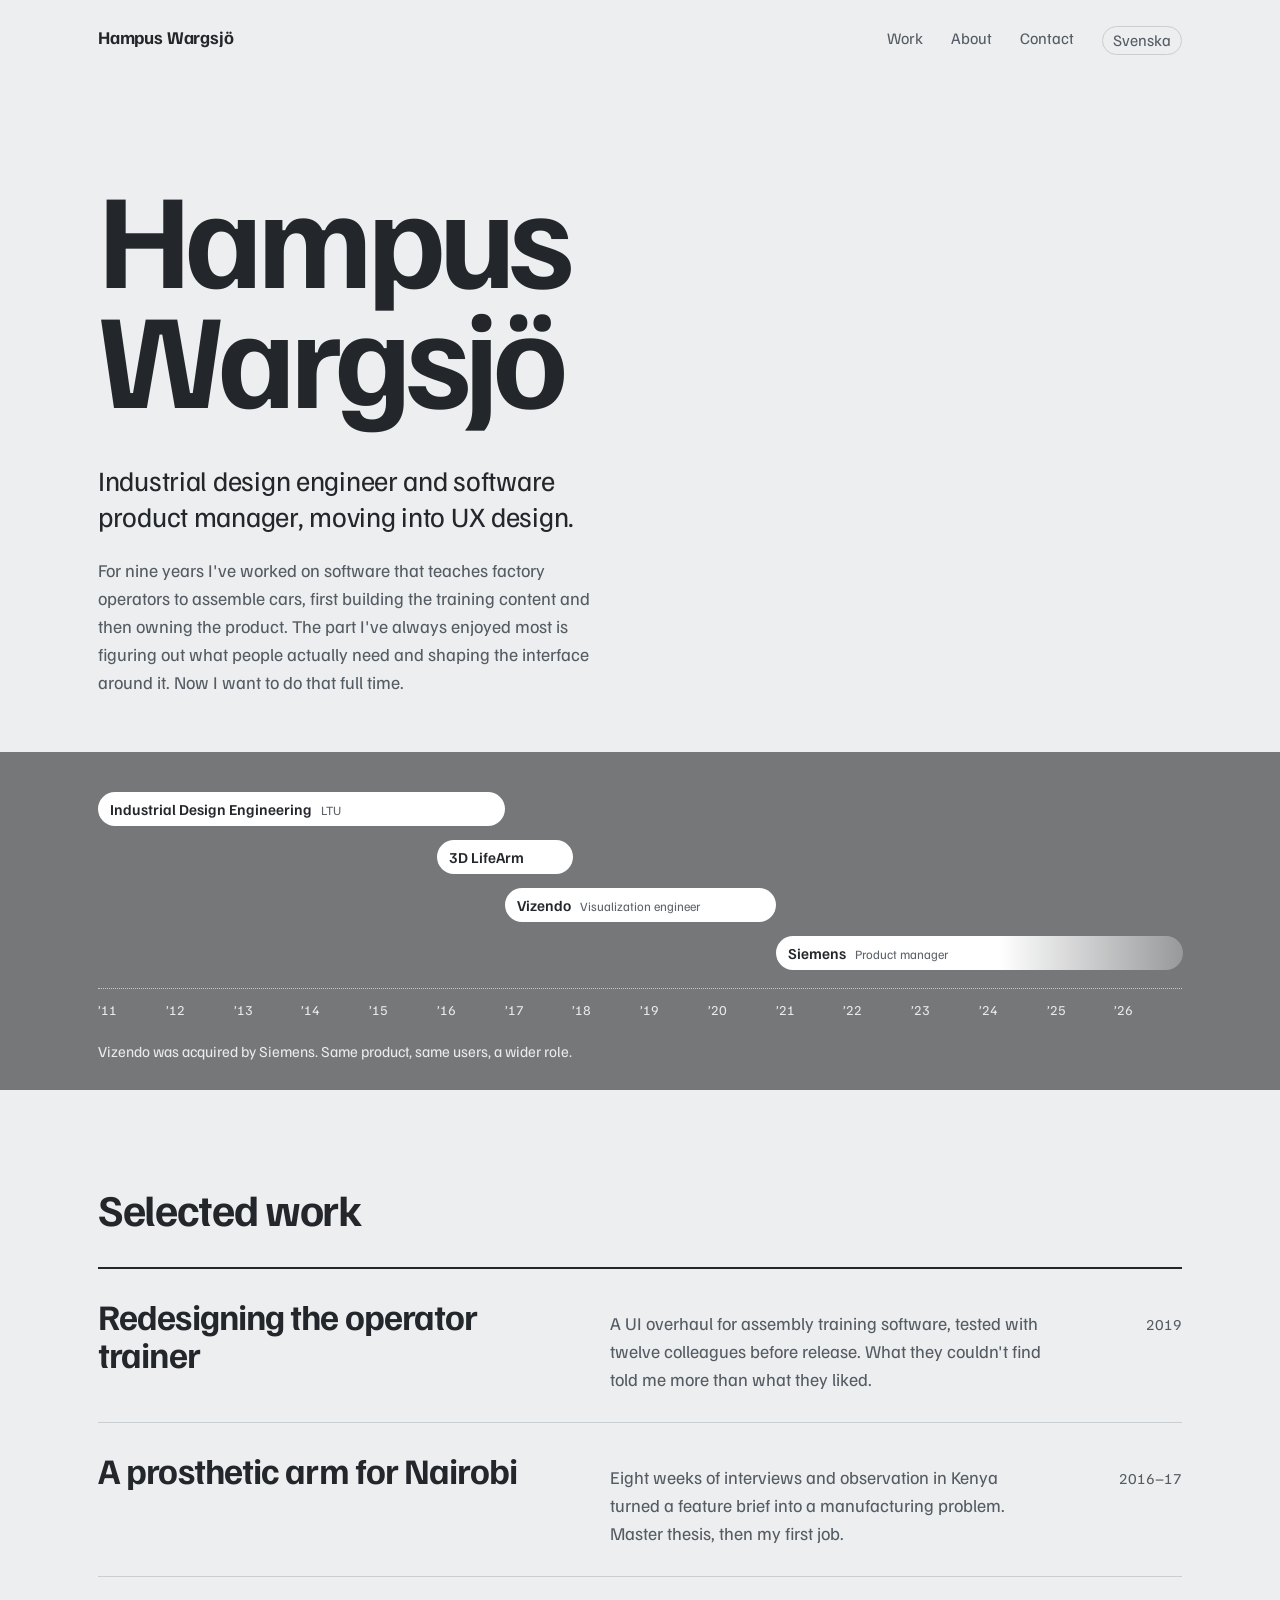
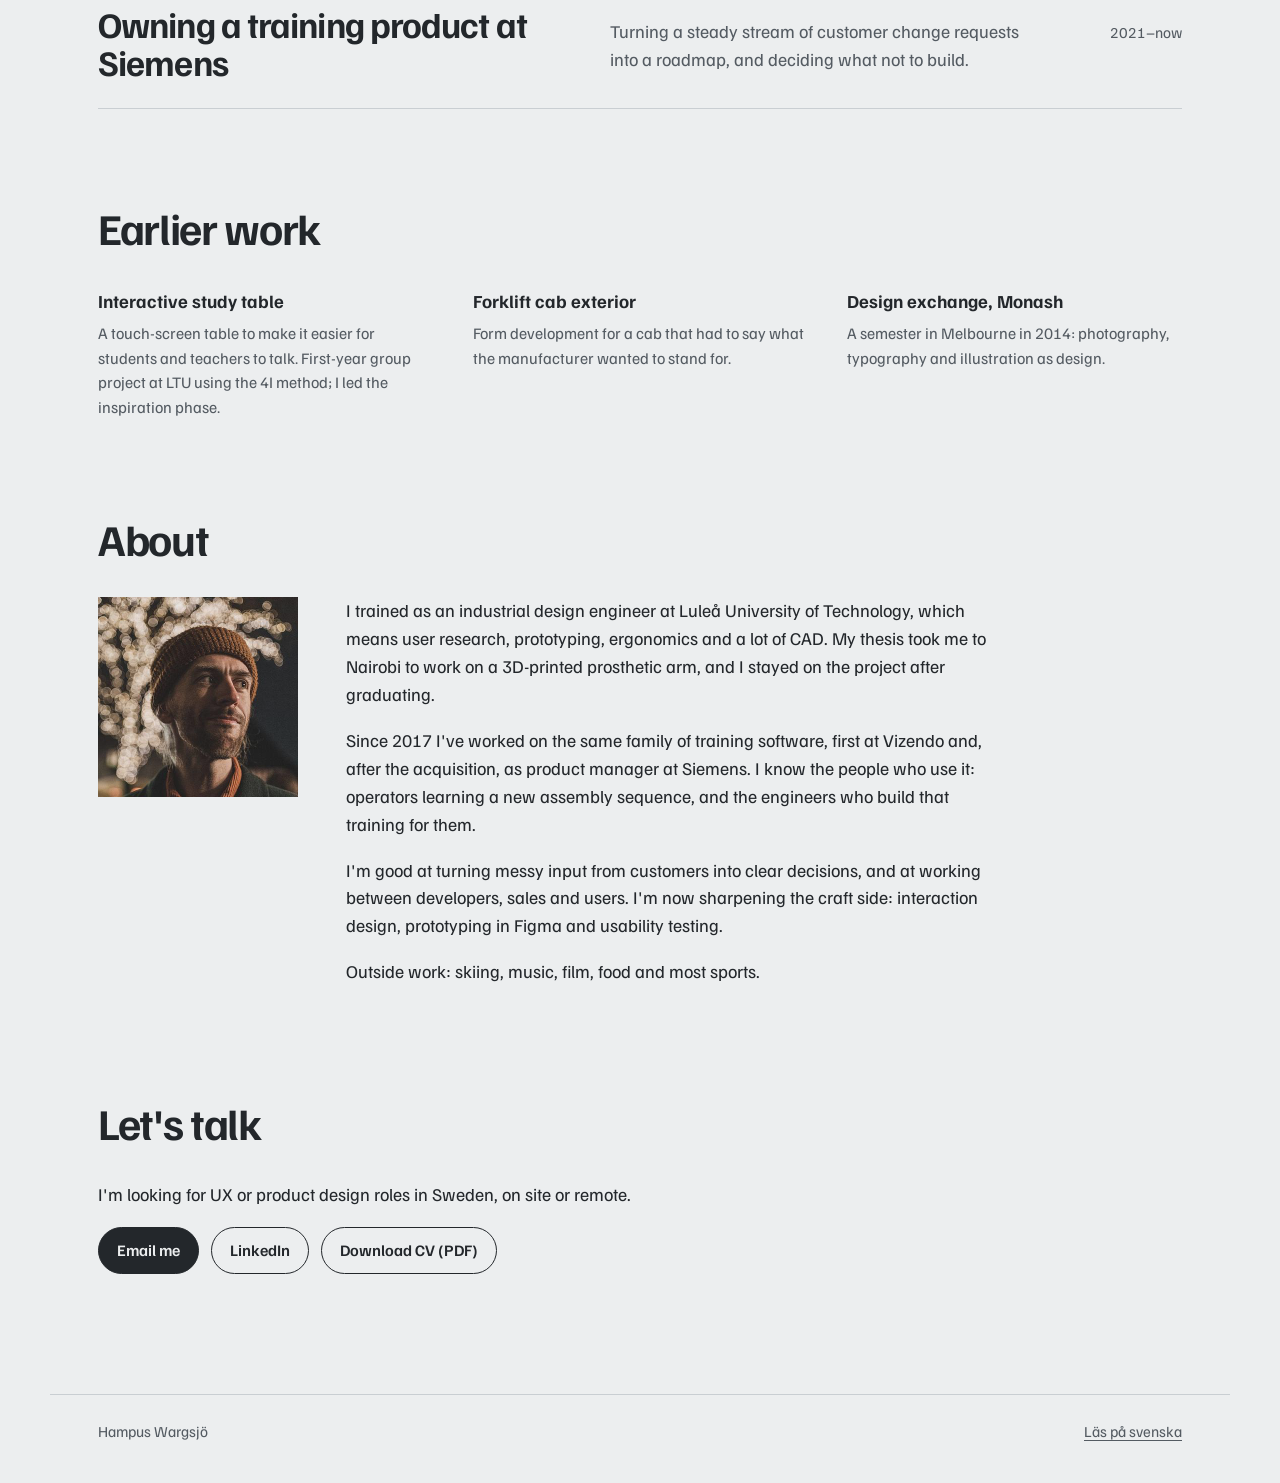
<file: index.html>
<!doctype html>
<html lang="en">
<head>
<meta charset="utf-8">
<meta name="viewport" content="width=device-width, initial-scale=1">
<title>Hampus Wargsjö — UX & product design</title>
<meta name="description" content="Industrial design engineer and software product manager moving into UX design. Case studies from training software, prosthetics and product work at Siemens.">
<link rel="alternate" hreflang="sv" href="/sv/">
<link rel="preconnect" href="https://fonts.googleapis.com">
<link rel="preconnect" href="https://fonts.gstatic.com" crossorigin>
<link href="https://fonts.googleapis.com/css2?family=Familjen+Grotesk:wght@400;600;700&display=swap" rel="stylesheet">
<link rel="stylesheet" href="/assets/style.css">
</head>
<body>
<a class="skip" href="#main">Skip to content</a>

<header class="wrap site-head">
  <a class="name" href="/">Hampus Wargsjö</a>
  <nav aria-label="Main">
    <a href="#work">Work</a>
    <a href="#about">About</a>
    <a href="#contact">Contact</a>
    <a class="lang" href="/sv/" lang="sv" hreflang="sv">Svenska</a>
  </nav>
</header>

<main id="main">
  <section class="wrap hero">
    <h1>Hampus<br>Wargsjö</h1>
    <p class="lede">Industrial design engineer and software product manager, moving into UX design.</p>
    <p class="sub">For nine years I've worked on software that teaches factory operators to assemble cars, first building the training content and then owning the product. The part I've always enjoyed most is figuring out what people actually need and shaping the interface around it. Now I want to do that full time.</p>
  </section>

  <div class="band" aria-label="Career timeline">
    <div class="wrap">
      <ol class="timeline" style="--years:16">
        <li style="grid-column:1 / 7; grid-row:1"><a class="bar" href="#earlier">Industrial Design Engineering <small>LTU</small></a></li>
        <li style="grid-column:6 / 8; grid-row:2"><a class="bar" href="/work/lifearm.html">3D LifeArm</a></li>
        <li style="grid-column:7 / 11; grid-row:3"><a class="bar" href="/work/vtm-trainer.html">Vizendo <small>Visualization engineer</small></a></li>
        <li style="grid-column:11 / 17; grid-row:4"><a class="bar fade" href="/work/siemens.html">Siemens <small>Product manager</small></a></li>
      </ol>
      <div class="years" style="--years:16" aria-hidden="true">
        <span>’11</span><span>’12</span><span>’13</span><span>’14</span><span>’15</span><span>’16</span><span>’17</span><span>’18</span><span>’19</span><span>’20</span><span>’21</span><span>’22</span><span>’23</span><span>’24</span><span>’25</span><span>’26</span>
      </div>
      <p class="band-note">Vizendo was acquired by Siemens. Same product, same users, a wider role.</p>
    </div>
  </div>

  <section class="wrap block" id="work">
    <h2 class="section">Selected work</h2>
    <ul class="work">
      <li><a href="/work/vtm-trainer.html">
        <h3>Redesigning the operator trainer</h3>
        <p>A UI overhaul for assembly training software, tested with twelve colleagues before release. What they couldn't find told me more than what they liked.</p>
        <span class="when">2019</span>
      </a></li>
      <li><a href="/work/lifearm.html">
        <h3>A prosthetic arm for Nairobi</h3>
        <p>Eight weeks of interviews and observation in Kenya turned a feature brief into a manufacturing problem. Master thesis, then my first job.</p>
        <span class="when">2016–17</span>
      </a></li>
      <li><a href="/work/siemens.html">
        <h3>Owning a training product at Siemens</h3>
        <p>Turning a steady stream of customer change requests into a roadmap, and deciding what not to build.</p>
        <span class="when">2021–now</span>
      </a></li>
    </ul>
  </section>

  <section class="wrap block" id="earlier">
    <h2 class="section">Earlier work</h2>
    <div class="earlier">
      <div>
        <h3>Interactive study table</h3>
        <p>A touch-screen table to make it easier for students and teachers to talk. First-year group project at LTU using the 4I method; I led the inspiration phase.</p>
      </div>
      <div>
        <h3>Forklift cab exterior</h3>
        <p>Form development for a cab that had to say what the manufacturer wanted to stand for.</p>
      </div>
      <div>
        <h3>Design exchange, Monash</h3>
        <p>A semester in Melbourne in 2014: photography, typography and illustration as design.</p>
      </div>
    </div>
  </section>

  <section class="wrap block" id="about">
    <h2 class="section">About</h2>
    <div class="about">
      <img src="/assets/img/hampus.jpg" alt="Hampus Wargsjö" width="200" height="200">
      <div>
        <p>I trained as an industrial design engineer at Luleå University of Technology, which means user research, prototyping, ergonomics and a lot of CAD. My thesis took me to Nairobi to work on a 3D-printed prosthetic arm, and I stayed on the project after graduating.</p>
        <p>Since 2017 I've worked on the same family of training software, first at Vizendo and, after the acquisition, as product manager at Siemens. I know the people who use it: operators learning a new assembly sequence, and the engineers who build that training for them.</p>
        <p>I'm good at turning messy input from customers into clear decisions, and at working between developers, sales and users. I'm now sharpening the craft side: interaction design, prototyping in Figma and usability testing.</p>
        <p>Outside work: skiing, music, film, food and most sports.</p>
      </div>
    </div>
  </section>

  <section class="wrap block" id="contact">
    <h2 class="section">Let's talk</h2>
    <p>I'm looking for UX or product design roles in Sweden, on site or remote.</p>
    <div class="contact">
      <a class="btn primary" href="mailto:hampuswg@gmail.com">Email me</a>
      <a class="btn" href="https://www.linkedin.com/in/hampus-wargsjo">LinkedIn</a>
      <a class="btn" href="/assets/Hampus-Wargsjo-CV-EN.pdf">Download CV (PDF)</a>
    </div>
  </section>
</main>

<footer class="wrap site-foot">
  <span>Hampus Wargsjö</span>
  <a href="/sv/" lang="sv">Läs på svenska</a>
</footer>
</body>
</html>
</file>
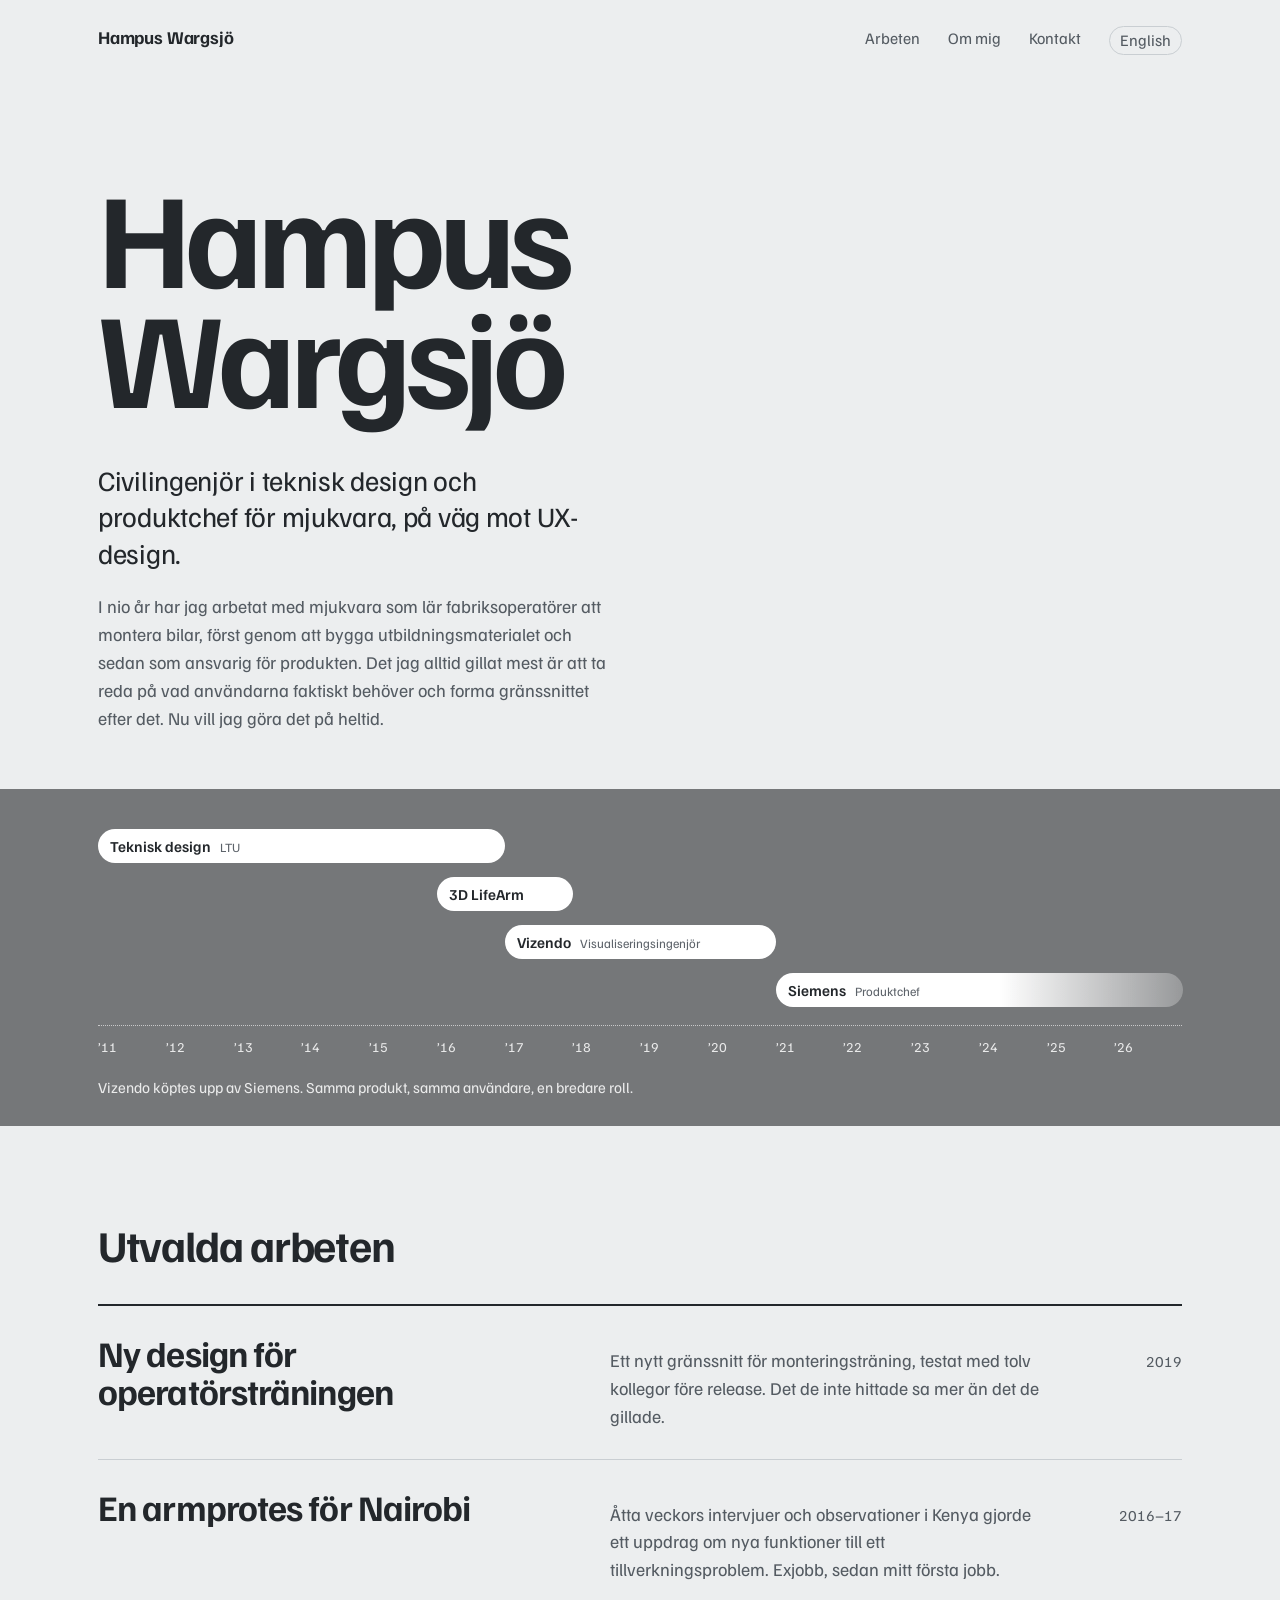
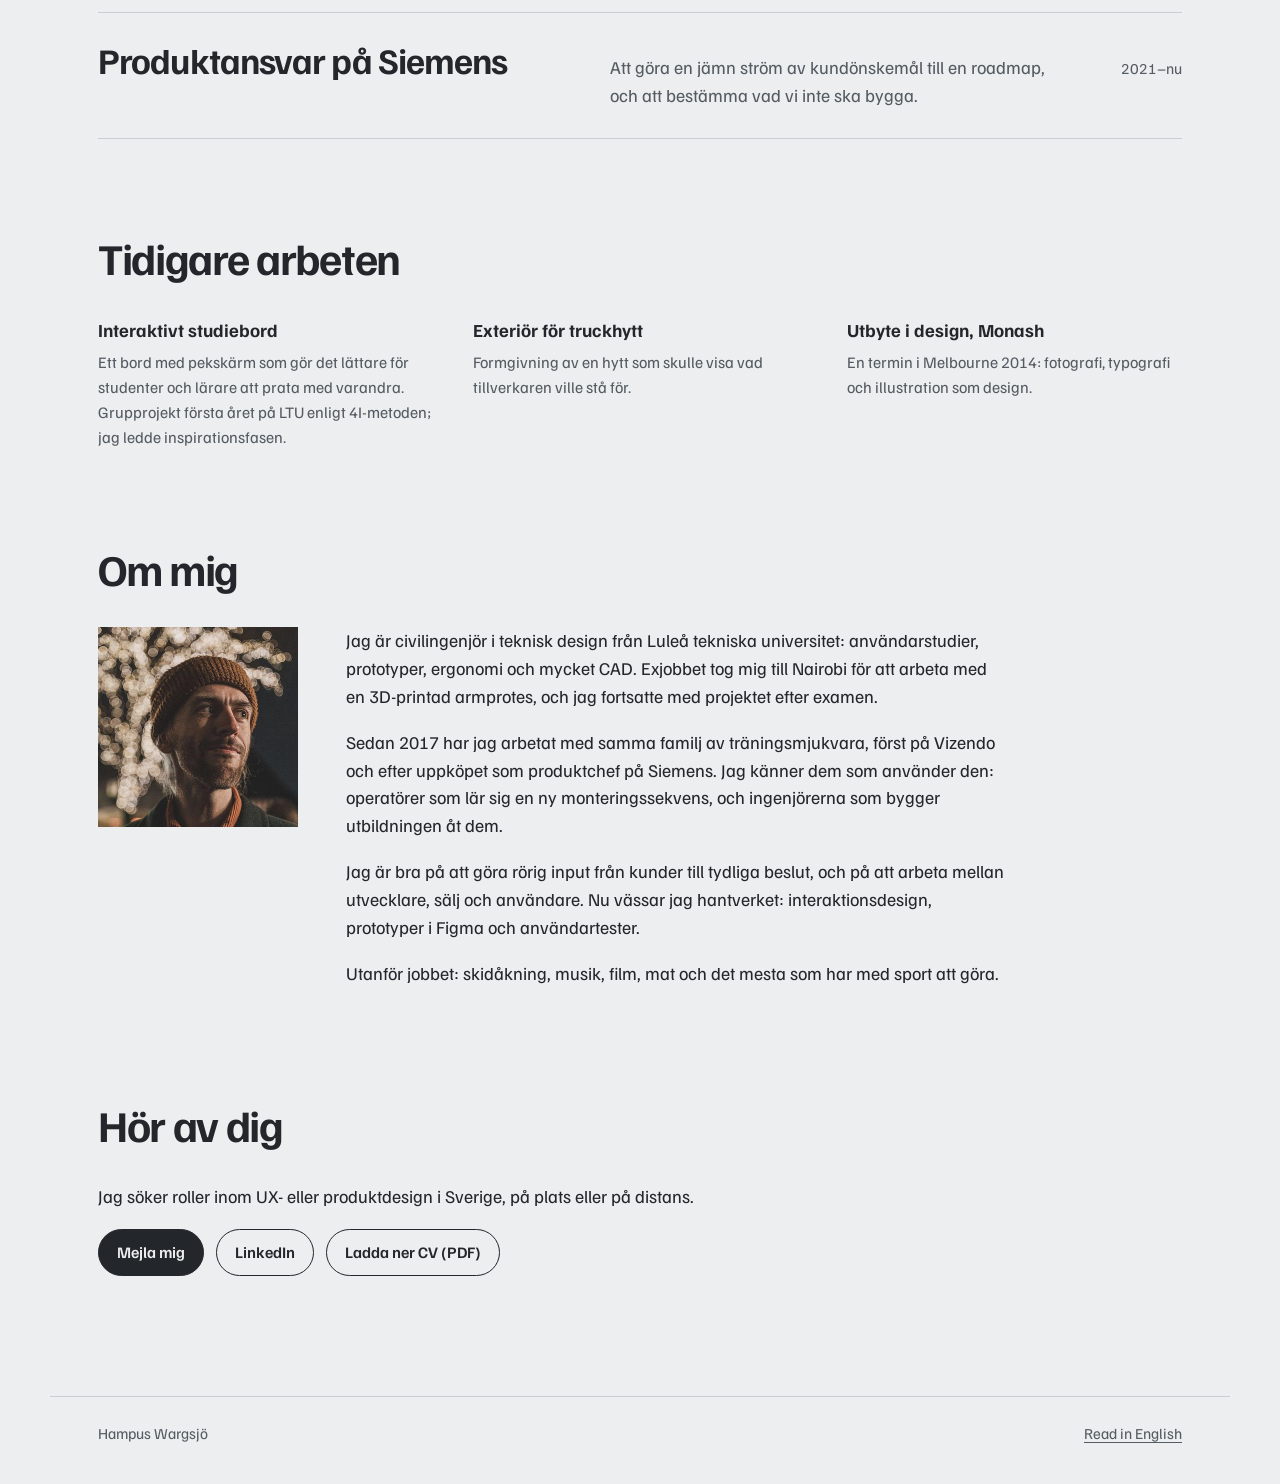
<file: sv/index.html>
<!doctype html>
<html lang="sv">
<head>
<meta charset="utf-8">
<meta name="viewport" content="width=device-width, initial-scale=1">
<title>Hampus Wargsjö — UX- och produktdesign</title>
<meta name="description" content="Civilingenjör i teknisk design och produktchef för mjukvara, på väg mot UX-design. Case från träningsmjukvara, proteser och produktarbete på Siemens.">
<link rel="alternate" hreflang="en" href="/">
<link rel="preconnect" href="https://fonts.googleapis.com">
<link rel="preconnect" href="https://fonts.gstatic.com" crossorigin>
<link href="https://fonts.googleapis.com/css2?family=Familjen+Grotesk:wght@400;600;700&display=swap" rel="stylesheet">
<link rel="stylesheet" href="/assets/style.css">
</head>
<body>
<a class="skip" href="#main">Hoppa till innehållet</a>

<header class="wrap site-head">
  <a class="name" href="/sv/">Hampus Wargsjö</a>
  <nav aria-label="Huvudmeny">
    <a href="#work">Arbeten</a>
    <a href="#about">Om mig</a>
    <a href="#contact">Kontakt</a>
    <a class="lang" href="/" lang="en" hreflang="en">English</a>
  </nav>
</header>

<main id="main">
  <section class="wrap hero">
    <h1>Hampus<br>Wargsjö</h1>
    <p class="lede">Civilingenjör i teknisk design och produktchef för mjukvara, på väg mot UX-design.</p>
    <p class="sub">I nio år har jag arbetat med mjukvara som lär fabriksoperatörer att montera bilar, först genom att bygga utbildningsmaterialet och sedan som ansvarig för produkten. Det jag alltid gillat mest är att ta reda på vad användarna faktiskt behöver och forma gränssnittet efter det. Nu vill jag göra det på heltid.</p>
  </section>

  <div class="band" aria-label="Karriärens tidslinje">
    <div class="wrap">
      <ol class="timeline" style="--years:16">
        <li style="grid-column:1 / 7; grid-row:1"><a class="bar" href="#earlier">Teknisk design <small>LTU</small></a></li>
        <li style="grid-column:6 / 8; grid-row:2"><a class="bar" href="/sv/work/lifearm.html">3D LifeArm</a></li>
        <li style="grid-column:7 / 11; grid-row:3"><a class="bar" href="/sv/work/vtm-trainer.html">Vizendo <small>Visualiseringsingenjör</small></a></li>
        <li style="grid-column:11 / 17; grid-row:4"><a class="bar fade" href="/sv/work/siemens.html">Siemens <small>Produktchef</small></a></li>
      </ol>
      <div class="years" style="--years:16" aria-hidden="true">
        <span>’11</span><span>’12</span><span>’13</span><span>’14</span><span>’15</span><span>’16</span><span>’17</span><span>’18</span><span>’19</span><span>’20</span><span>’21</span><span>’22</span><span>’23</span><span>’24</span><span>’25</span><span>’26</span>
      </div>
      <p class="band-note">Vizendo köptes upp av Siemens. Samma produkt, samma användare, en bredare roll.</p>
    </div>
  </div>

  <section class="wrap block" id="work">
    <h2 class="section">Utvalda arbeten</h2>
    <ul class="work">
      <li><a href="/sv/work/vtm-trainer.html">
        <h3>Ny design för operatörsträningen</h3>
        <p>Ett nytt gränssnitt för monteringsträning, testat med tolv kollegor före release. Det de inte hittade sa mer än det de gillade.</p>
        <span class="when">2019</span>
      </a></li>
      <li><a href="/sv/work/lifearm.html">
        <h3>En armprotes för Nairobi</h3>
        <p>Åtta veckors intervjuer och observationer i Kenya gjorde ett uppdrag om nya funktioner till ett tillverkningsproblem. Exjobb, sedan mitt första jobb.</p>
        <span class="when">2016–17</span>
      </a></li>
      <li><a href="/sv/work/siemens.html">
        <h3>Produktansvar på Siemens</h3>
        <p>Att göra en jämn ström av kundönskemål till en roadmap, och att bestämma vad vi inte ska bygga.</p>
        <span class="when">2021–nu</span>
      </a></li>
    </ul>
  </section>

  <section class="wrap block" id="earlier">
    <h2 class="section">Tidigare arbeten</h2>
    <div class="earlier">
      <div>
        <h3>Interaktivt studiebord</h3>
        <p>Ett bord med pekskärm som gör det lättare för studenter och lärare att prata med varandra. Grupprojekt första året på LTU enligt 4I-metoden; jag ledde inspirationsfasen.</p>
      </div>
      <div>
        <h3>Exteriör för truckhytt</h3>
        <p>Formgivning av en hytt som skulle visa vad tillverkaren ville stå för.</p>
      </div>
      <div>
        <h3>Utbyte i design, Monash</h3>
        <p>En termin i Melbourne 2014: fotografi, typografi och illustration som design.</p>
      </div>
    </div>
  </section>

  <section class="wrap block" id="about">
    <h2 class="section">Om mig</h2>
    <div class="about">
      <img src="/assets/img/hampus.jpg" alt="Hampus Wargsjö" width="200" height="200">
      <div>
        <p>Jag är civilingenjör i teknisk design från Luleå tekniska universitet: användarstudier, prototyper, ergonomi och mycket CAD. Exjobbet tog mig till Nairobi för att arbeta med en 3D-printad armprotes, och jag fortsatte med projektet efter examen.</p>
        <p>Sedan 2017 har jag arbetat med samma familj av träningsmjukvara, först på Vizendo och efter uppköpet som produktchef på Siemens. Jag känner dem som använder den: operatörer som lär sig en ny monteringssekvens, och ingenjörerna som bygger utbildningen åt dem.</p>
        <p>Jag är bra på att göra rörig input från kunder till tydliga beslut, och på att arbeta mellan utvecklare, sälj och användare. Nu vässar jag hantverket: interaktionsdesign, prototyper i Figma och användartester.</p>
        <p>Utanför jobbet: skidåkning, musik, film, mat och det mesta som har med sport att göra.</p>
      </div>
    </div>
  </section>

  <section class="wrap block" id="contact">
    <h2 class="section">Hör av dig</h2>
    <p>Jag söker roller inom UX- eller produktdesign i Sverige, på plats eller på distans.</p>
    <div class="contact">
      <a class="btn primary" href="mailto:hampuswg@gmail.com">Mejla mig</a>
      <a class="btn" href="https://www.linkedin.com/in/hampus-wargsjo/">LinkedIn</a>
      <a class="btn" href="/assets/Hampus-Wargsjo-CV-SV.pdf">Ladda ner CV (PDF)</a>
    </div>
  </section>
</main>

<footer class="wrap site-foot">
  <span>Hampus Wargsjö</span>
  <a href="/" lang="en">Read in English</a>
</footer>
</body>
</html>
</file>
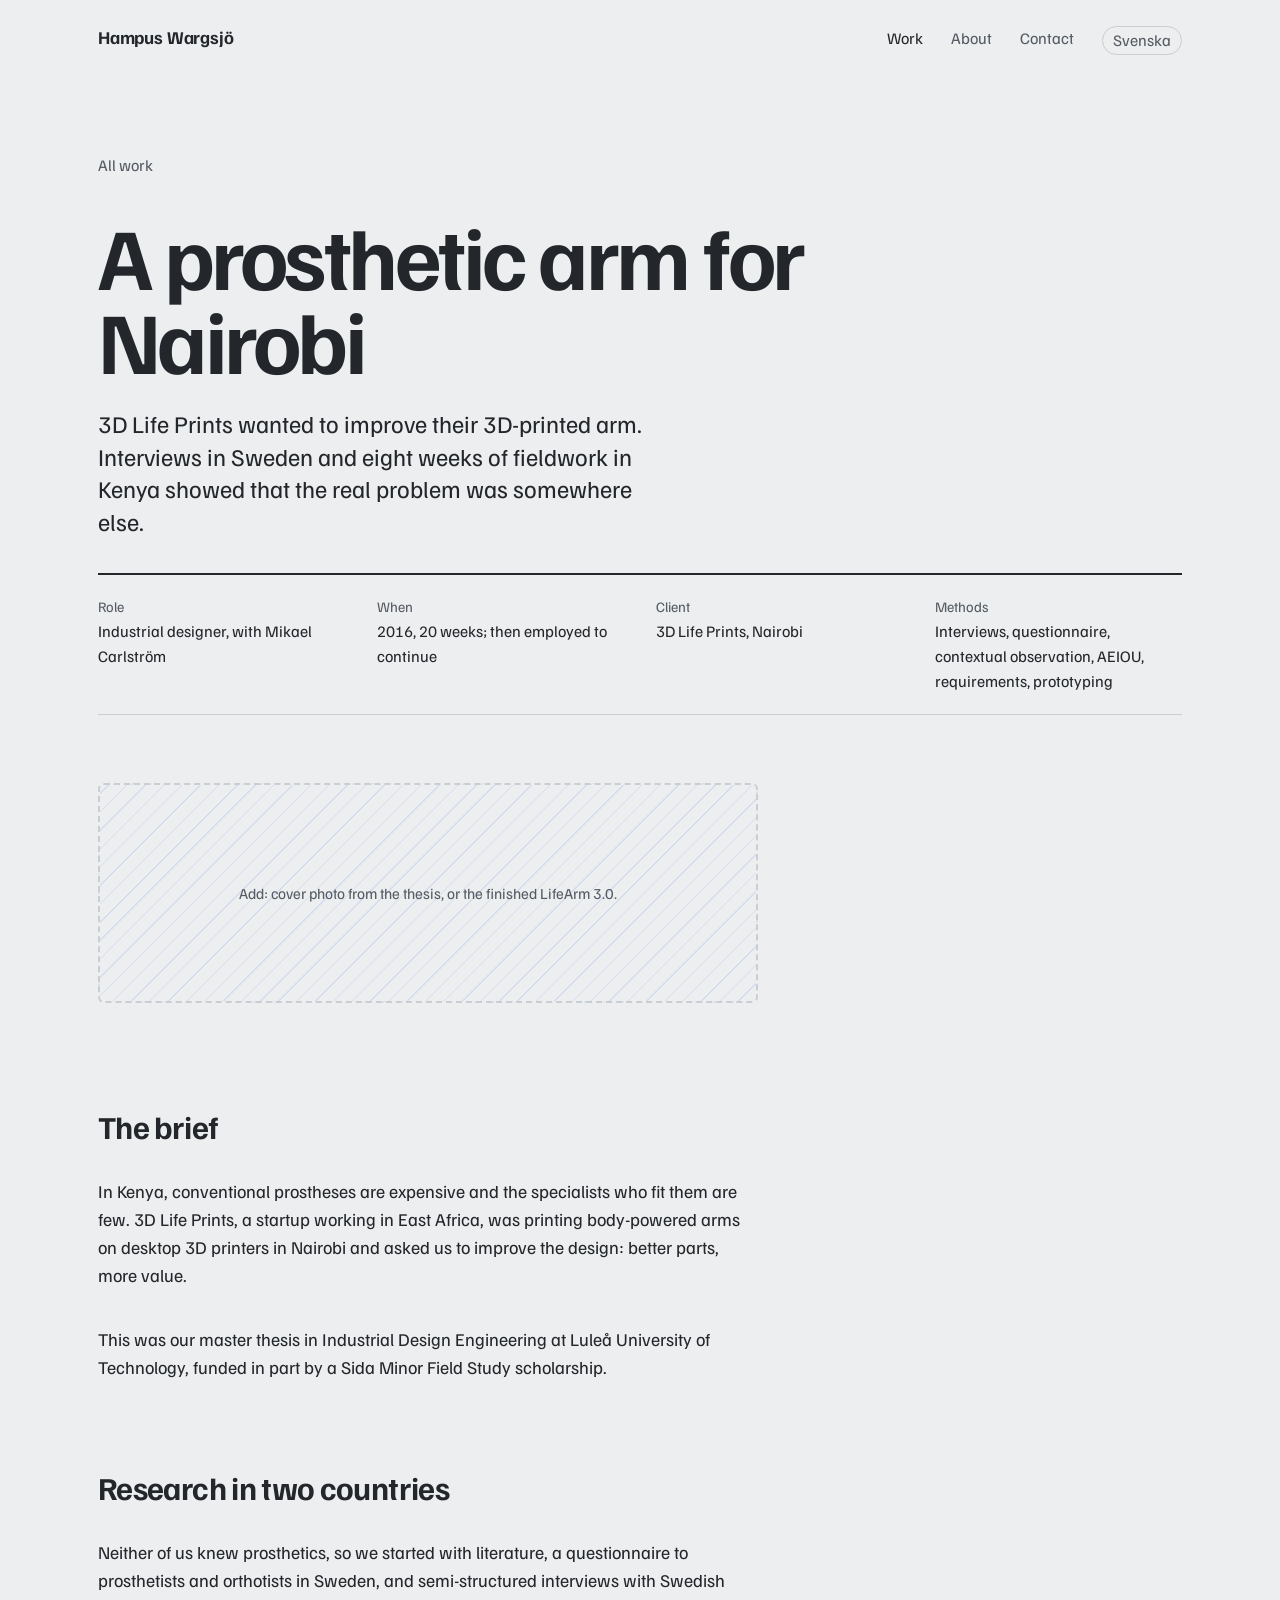
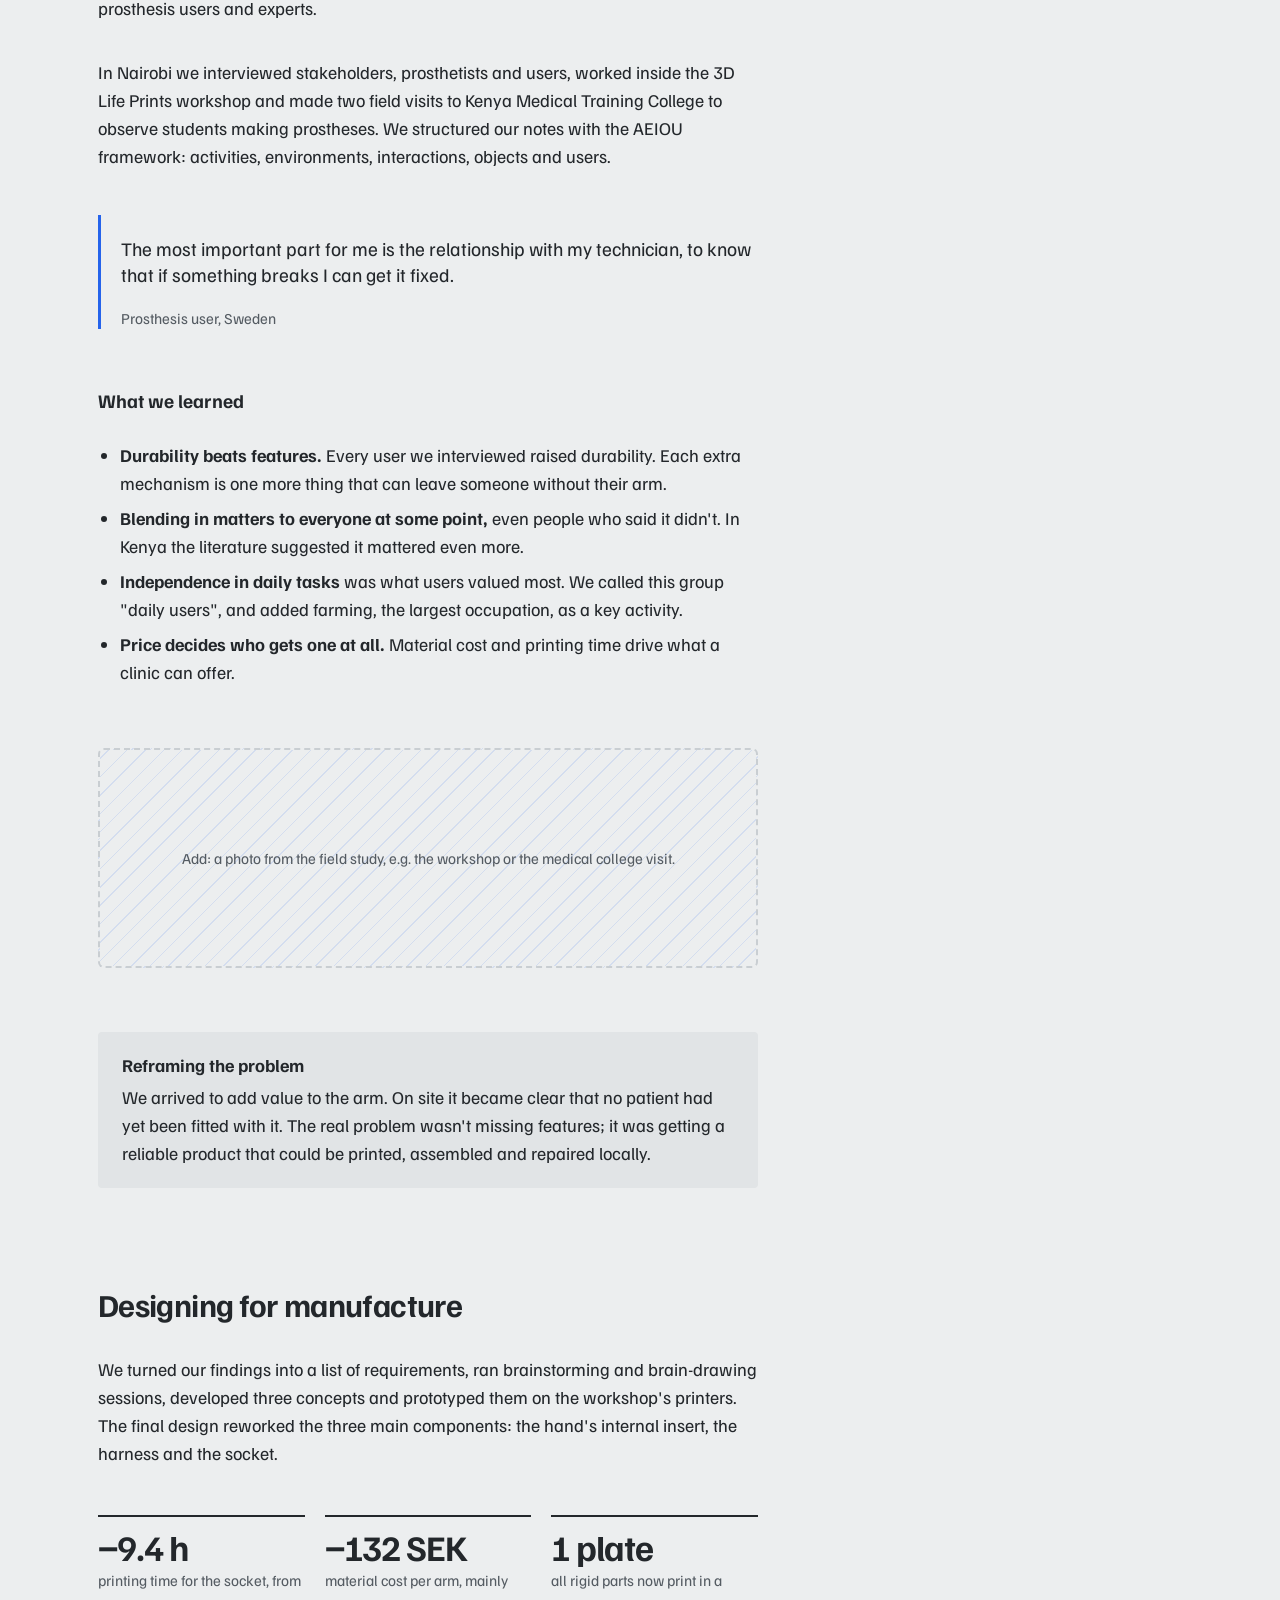
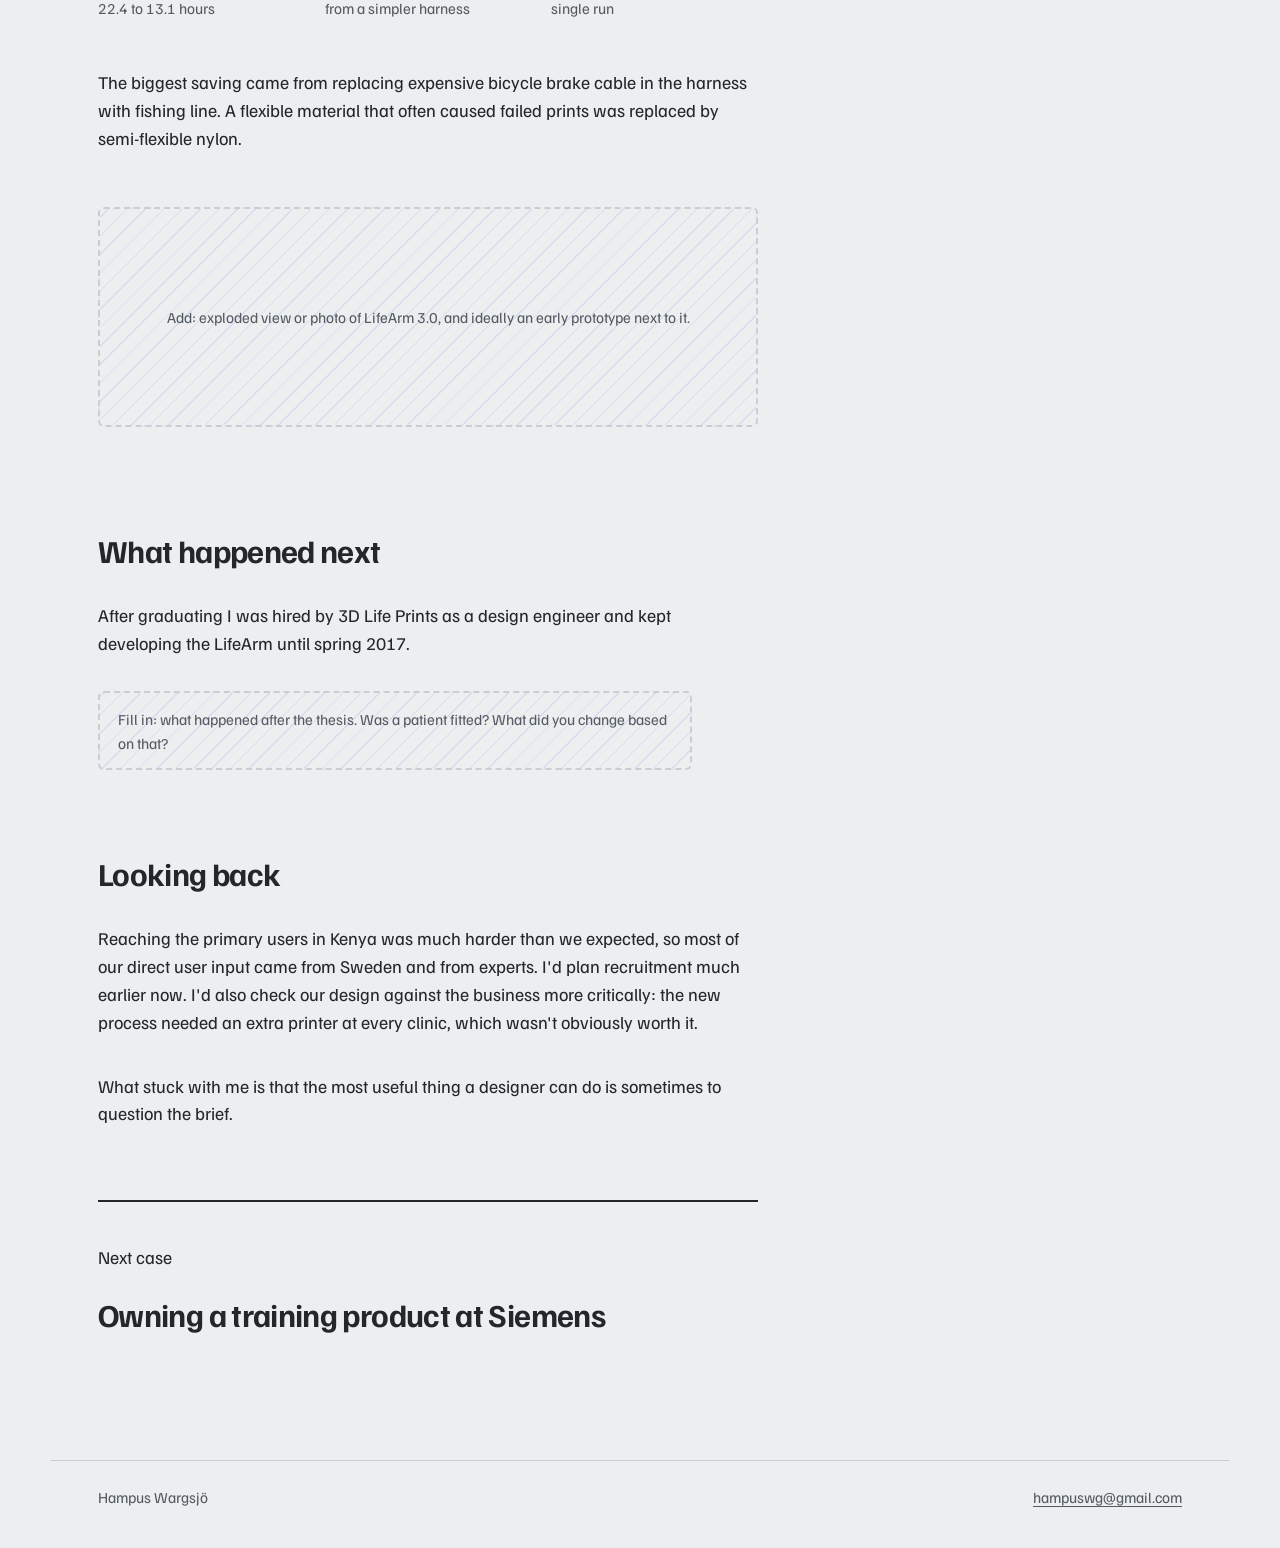
<file: work/lifearm.html>
<!doctype html>
<html lang="en">
<head>
<meta charset="utf-8">
<meta name="viewport" content="width=device-width, initial-scale=1">
<title>A prosthetic arm for Nairobi — Hampus Wargsjö</title>
<meta name="description" content="Case study: user research in Sweden and Kenya for a 3D-printed, body-powered prosthetic arm. Master thesis at Luleå University of Technology.">
<link rel="alternate" hreflang="sv" href="/sv/work/lifearm.html">
<link rel="preconnect" href="https://fonts.googleapis.com">
<link rel="preconnect" href="https://fonts.gstatic.com" crossorigin>
<link href="https://fonts.googleapis.com/css2?family=Familjen+Grotesk:wght@400;600;700&display=swap" rel="stylesheet">
<link rel="stylesheet" href="/assets/style.css">
</head>
<body>
<a class="skip" href="#main">Skip to content</a>
<header class="wrap site-head">
  <a class="name" href="/">Hampus Wargsjö</a>
  <nav aria-label="Main">
    <a href="/#work" aria-current="page">Work</a>
    <a href="/#about">About</a>
    <a href="/#contact">Contact</a>
    <a class="lang" href="/sv/work/lifearm.html" lang="sv" hreflang="sv">Svenska</a>
  </nav>
</header>

<main id="main" class="wrap">
  <div class="case-head">
    <a class="back" href="/#work">All work</a>
    <h1>A prosthetic arm for Nairobi</h1>
    <p class="lede">3D Life Prints wanted to improve their 3D-printed arm. Interviews in Sweden and eight weeks of fieldwork in Kenya showed that the real problem was somewhere else.</p>
    <dl class="facts">
      <div><dt>Role</dt><dd>Industrial designer, with Mikael Carlström</dd></div>
      <div><dt>When</dt><dd>2016, 20 weeks; then employed to continue</dd></div>
      <div><dt>Client</dt><dd>3D Life Prints, Nairobi</dd></div>
      <div><dt>Methods</dt><dd>Interviews, questionnaire, contextual observation, AEIOU, requirements, prototyping</dd></div>
    </dl>
  </div>

  <article class="case">
    <figure>
      <div class="todo">Add: cover photo from the thesis, or the finished LifeArm 3.0.</div>
    </figure>

    <h2>The brief</h2>
    <p>In Kenya, conventional prostheses are expensive and the specialists who fit them are few. 3D Life Prints, a startup working in East Africa, was printing body-powered arms on desktop 3D printers in Nairobi and asked us to improve the design: better parts, more value.</p>
    <p>This was our master thesis in Industrial Design Engineering at Luleå University of Technology, funded in part by a Sida Minor Field Study scholarship.</p>

    <h2>Research in two countries</h2>
    <p>Neither of us knew prosthetics, so we started with literature, a questionnaire to prosthetists and orthotists in Sweden, and semi-structured interviews with Swedish prosthesis users and experts.</p>
    <p>In Nairobi we interviewed stakeholders, prosthetists and users, worked inside the 3D Life Prints workshop and made two field visits to Kenya Medical Training College to observe students making prostheses. We structured our notes with the AEIOU framework: activities, environments, interactions, objects and users.</p>

    <blockquote>
      <p>The most important part for me is the relationship with my technician, to know that if something breaks I can get it fixed.</p>
      <footer>Prosthesis user, Sweden</footer>
    </blockquote>

    <h3>What we learned</h3>
    <ul>
      <li><strong>Durability beats features.</strong> Every user we interviewed raised durability. Each extra mechanism is one more thing that can leave someone without their arm.</li>
      <li><strong>Blending in matters to everyone at some point,</strong> even people who said it didn't. In Kenya the literature suggested it mattered even more.</li>
      <li><strong>Independence in daily tasks</strong> was what users valued most. We called this group "daily users", and added farming, the largest occupation, as a key activity.</li>
      <li><strong>Price decides who gets one at all.</strong> Material cost and printing time drive what a clinic can offer.</li>
    </ul>

    <figure>
      <div class="todo">Add: a photo from the field study, e.g. the workshop or the medical college visit.</div>
    </figure>

    <div class="insight">
      <strong>Reframing the problem</strong>
      <p>We arrived to add value to the arm. On site it became clear that no patient had yet been fitted with it. The real problem wasn't missing features; it was getting a reliable product that could be printed, assembled and repaired locally.</p>
    </div>

    <h2>Designing for manufacture</h2>
    <p>We turned our findings into a list of requirements, ran brainstorming and brain-drawing sessions, developed three concepts and prototyped them on the workshop's printers. The final design reworked the three main components: the hand's internal insert, the harness and the socket.</p>
    <div class="stats">
      <div><b>−9.4 h</b><span>printing time for the socket, from 22.4 to 13.1 hours</span></div>
      <div><b>−132 SEK</b><span>material cost per arm, mainly from a simpler harness</span></div>
      <div><b>1 plate</b><span>all rigid parts now print in a single run</span></div>
    </div>
    <p>The biggest saving came from replacing expensive bicycle brake cable in the harness with fishing line. A flexible material that often caused failed prints was replaced by semi-flexible nylon.</p>
    <figure>
      <div class="todo">Add: exploded view or photo of LifeArm 3.0, and ideally an early prototype next to it.</div>
    </figure>

    <h2>What happened next</h2>
    <p>After graduating I was hired by 3D Life Prints as a design engineer and kept developing the LifeArm until spring 2017.</p>
    <p class="todo">Fill in: what happened after the thesis. Was a patient fitted? What did you change based on that?</p>

    <h2>Looking back</h2>
    <p>Reaching the primary users in Kenya was much harder than we expected, so most of our direct user input came from Sweden and from experts. I'd plan recruitment much earlier now. I'd also check our design against the business more critically: the new process needed an extra printer at every clinic, which wasn't obviously worth it.</p>
    <p>What stuck with me is that the most useful thing a designer can do is sometimes to question the brief.</p>

    <div class="next">
      <p>Next case</p>
      <a href="/work/siemens.html">Owning a training product at Siemens</a>
    </div>
  </article>
</main>

<footer class="wrap site-foot">
  <span>Hampus Wargsjö</span>
  <a href="mailto:hampuswg@gmail.com">hampuswg@gmail.com</a>
</footer>
</body>
</html>
</file>
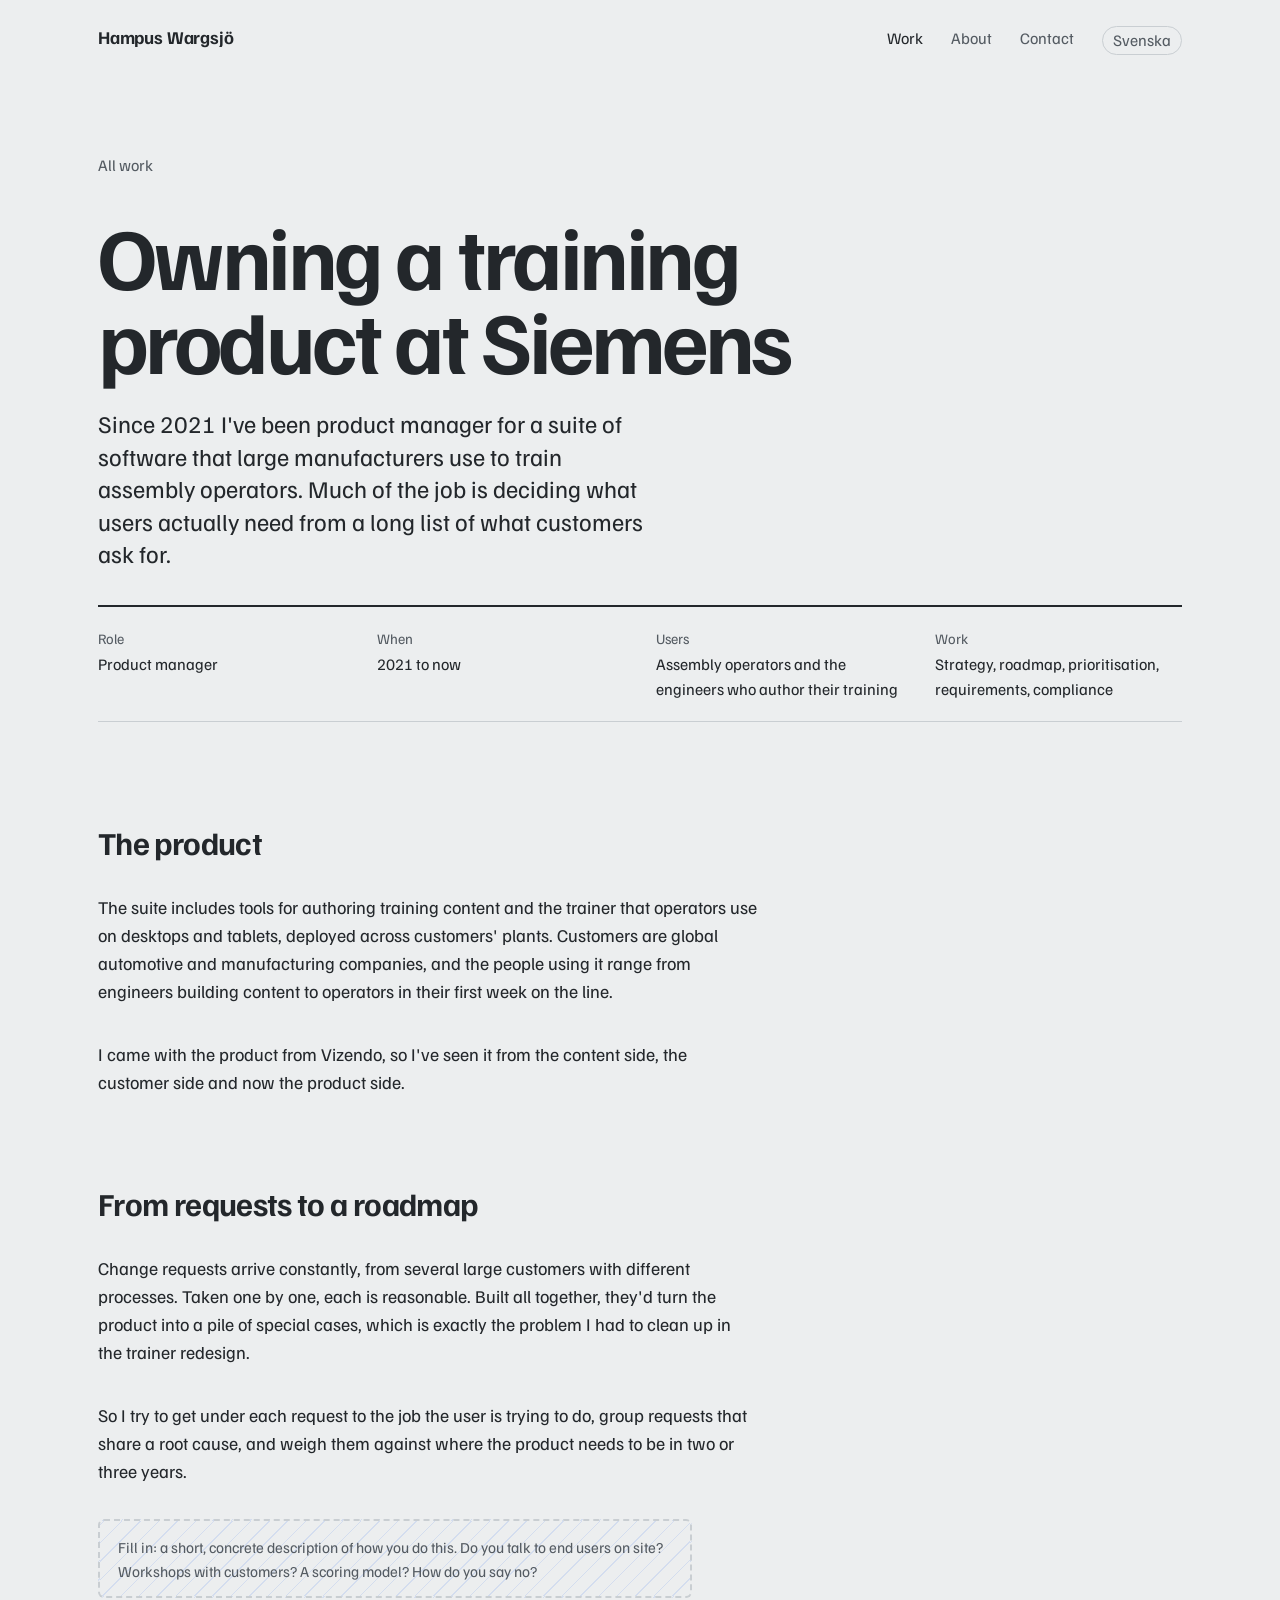
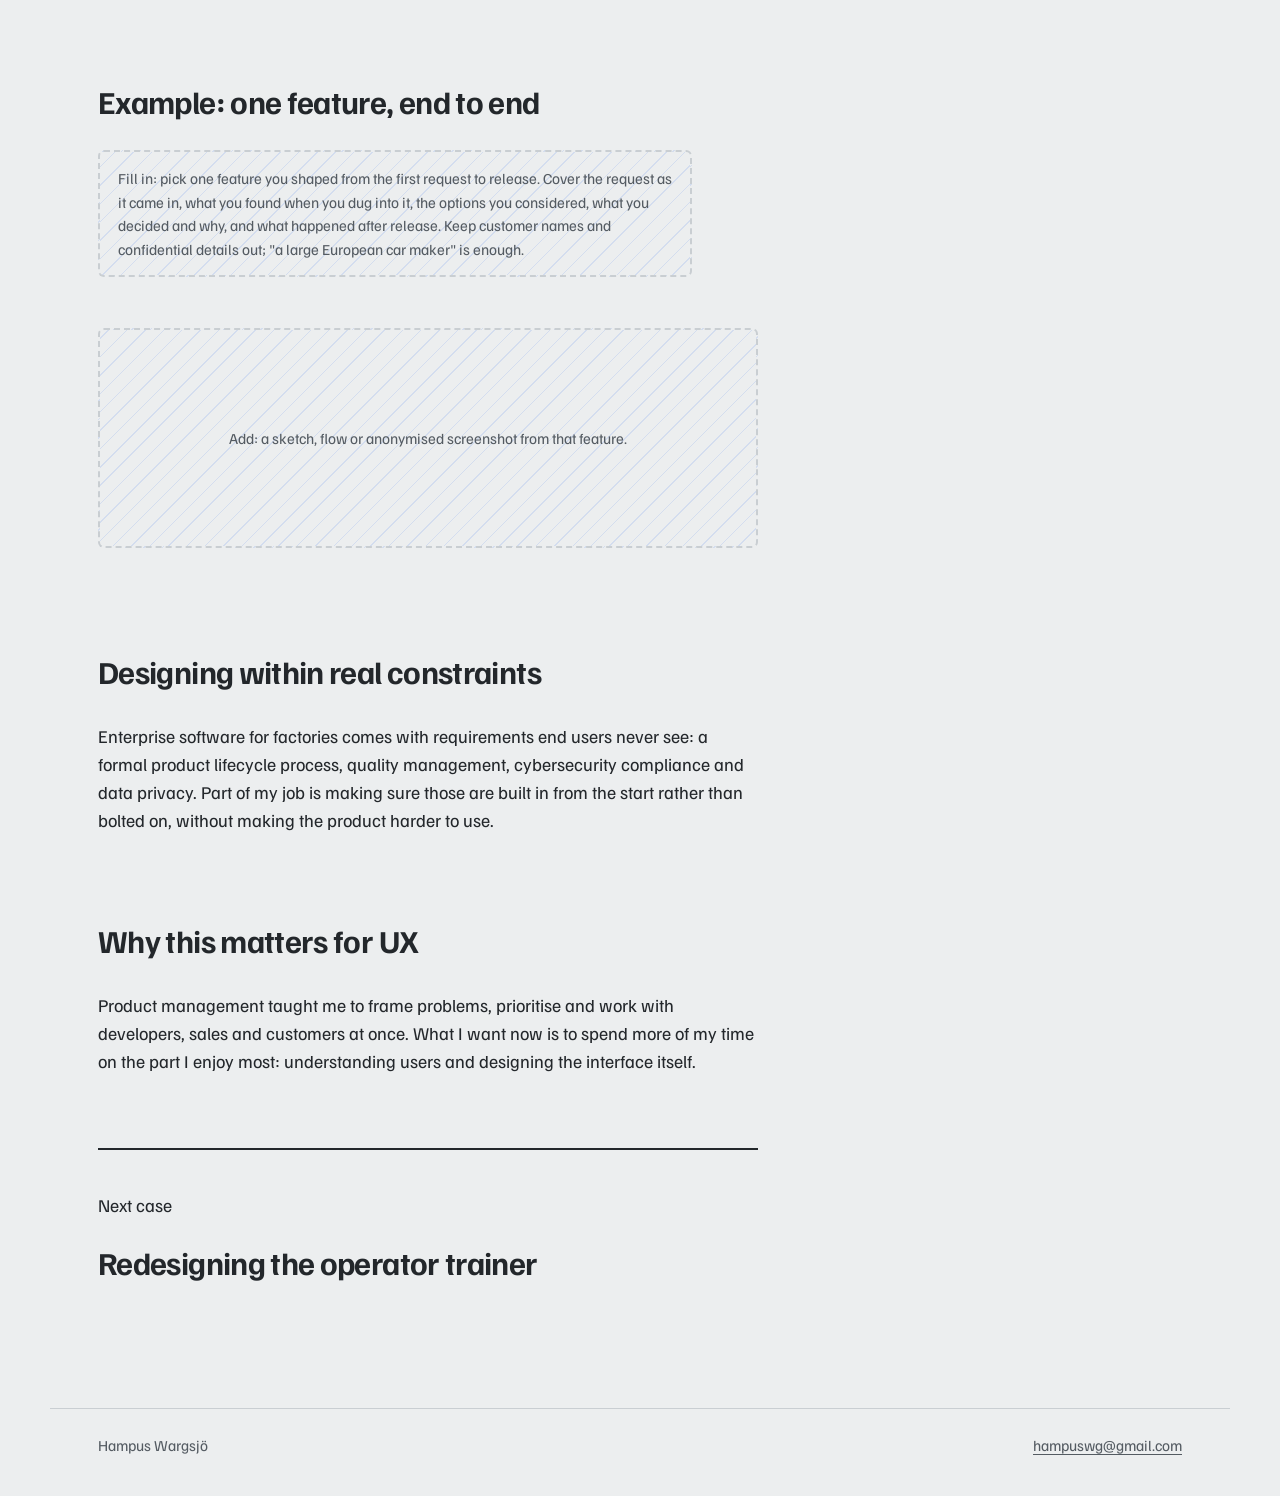
<file: work/siemens.html>
<!doctype html>
<html lang="en">
<head>
<meta charset="utf-8">
<meta name="viewport" content="width=device-width, initial-scale=1">
<title>Owning a training product at Siemens — Hampus Wargsjö</title>
<meta name="description" content="Case study: product management of a suite of training software at Siemens, from customer requests to roadmap.">
<link rel="alternate" hreflang="sv" href="/sv/work/siemens.html">
<link rel="preconnect" href="https://fonts.googleapis.com">
<link rel="preconnect" href="https://fonts.gstatic.com" crossorigin>
<link href="https://fonts.googleapis.com/css2?family=Familjen+Grotesk:wght@400;600;700&display=swap" rel="stylesheet">
<link rel="stylesheet" href="/assets/style.css">
</head>
<body>
<a class="skip" href="#main">Skip to content</a>
<header class="wrap site-head">
  <a class="name" href="/">Hampus Wargsjö</a>
  <nav aria-label="Main">
    <a href="/#work" aria-current="page">Work</a>
    <a href="/#about">About</a>
    <a href="/#contact">Contact</a>
    <a class="lang" href="/sv/work/siemens.html" lang="sv" hreflang="sv">Svenska</a>
  </nav>
</header>

<main id="main" class="wrap">
  <div class="case-head">
    <a class="back" href="/#work">All work</a>
    <h1>Owning a training product at Siemens</h1>
    <p class="lede">Since 2021 I've been product manager for a suite of software that large manufacturers use to train assembly operators. Much of the job is deciding what users actually need from a long list of what customers ask for.</p>
    <dl class="facts">
      <div><dt>Role</dt><dd>Product manager</dd></div>
      <div><dt>When</dt><dd>2021 to now</dd></div>
      <div><dt>Users</dt><dd>Assembly operators and the engineers who author their training</dd></div>
      <div><dt>Work</dt><dd>Strategy, roadmap, prioritisation, requirements, compliance</dd></div>
    </dl>
  </div>

  <article class="case">
    <h2>The product</h2>
    <p>The suite includes tools for authoring training content and the trainer that operators use on desktops and tablets, deployed across customers' plants. Customers are global automotive and manufacturing companies, and the people using it range from engineers building content to operators in their first week on the line.</p>
    <p>I came with the product from Vizendo, so I've seen it from the content side, the customer side and now the product side.</p>

    <h2>From requests to a roadmap</h2>
    <p>Change requests arrive constantly, from several large customers with different processes. Taken one by one, each is reasonable. Built all together, they'd turn the product into a pile of special cases, which is exactly the problem I had to clean up in the trainer redesign.</p>
    <p>So I try to get under each request to the job the user is trying to do, group requests that share a root cause, and weigh them against where the product needs to be in two or three years.</p>
    <p class="todo">Fill in: a short, concrete description of how you do this. Do you talk to end users on site? Workshops with customers? A scoring model? How do you say no?</p>

    <h2>Example: one feature, end to end</h2>
    <p class="todo">Fill in: pick one feature you shaped from the first request to release. Cover the request as it came in, what you found when you dug into it, the options you considered, what you decided and why, and what happened after release. Keep customer names and confidential details out; "a large European car maker" is enough.</p>
    <figure>
      <div class="todo">Add: a sketch, flow or anonymised screenshot from that feature.</div>
    </figure>

    <h2>Designing within real constraints</h2>
    <p>Enterprise software for factories comes with requirements end users never see: a formal product lifecycle process, quality management, cybersecurity compliance and data privacy. Part of my job is making sure those are built in from the start rather than bolted on, without making the product harder to use.</p>

    <h2>Why this matters for UX</h2>
    <p>Product management taught me to frame problems, prioritise and work with developers, sales and customers at once. What I want now is to spend more of my time on the part I enjoy most: understanding users and designing the interface itself.</p>

    <div class="next">
      <p>Next case</p>
      <a href="/work/vtm-trainer.html">Redesigning the operator trainer</a>
    </div>
  </article>
</main>

<footer class="wrap site-foot">
  <span>Hampus Wargsjö</span>
  <a href="mailto:hampuswg@gmail.com">hampuswg@gmail.com</a>
</footer>
</body>
</html>
</file>
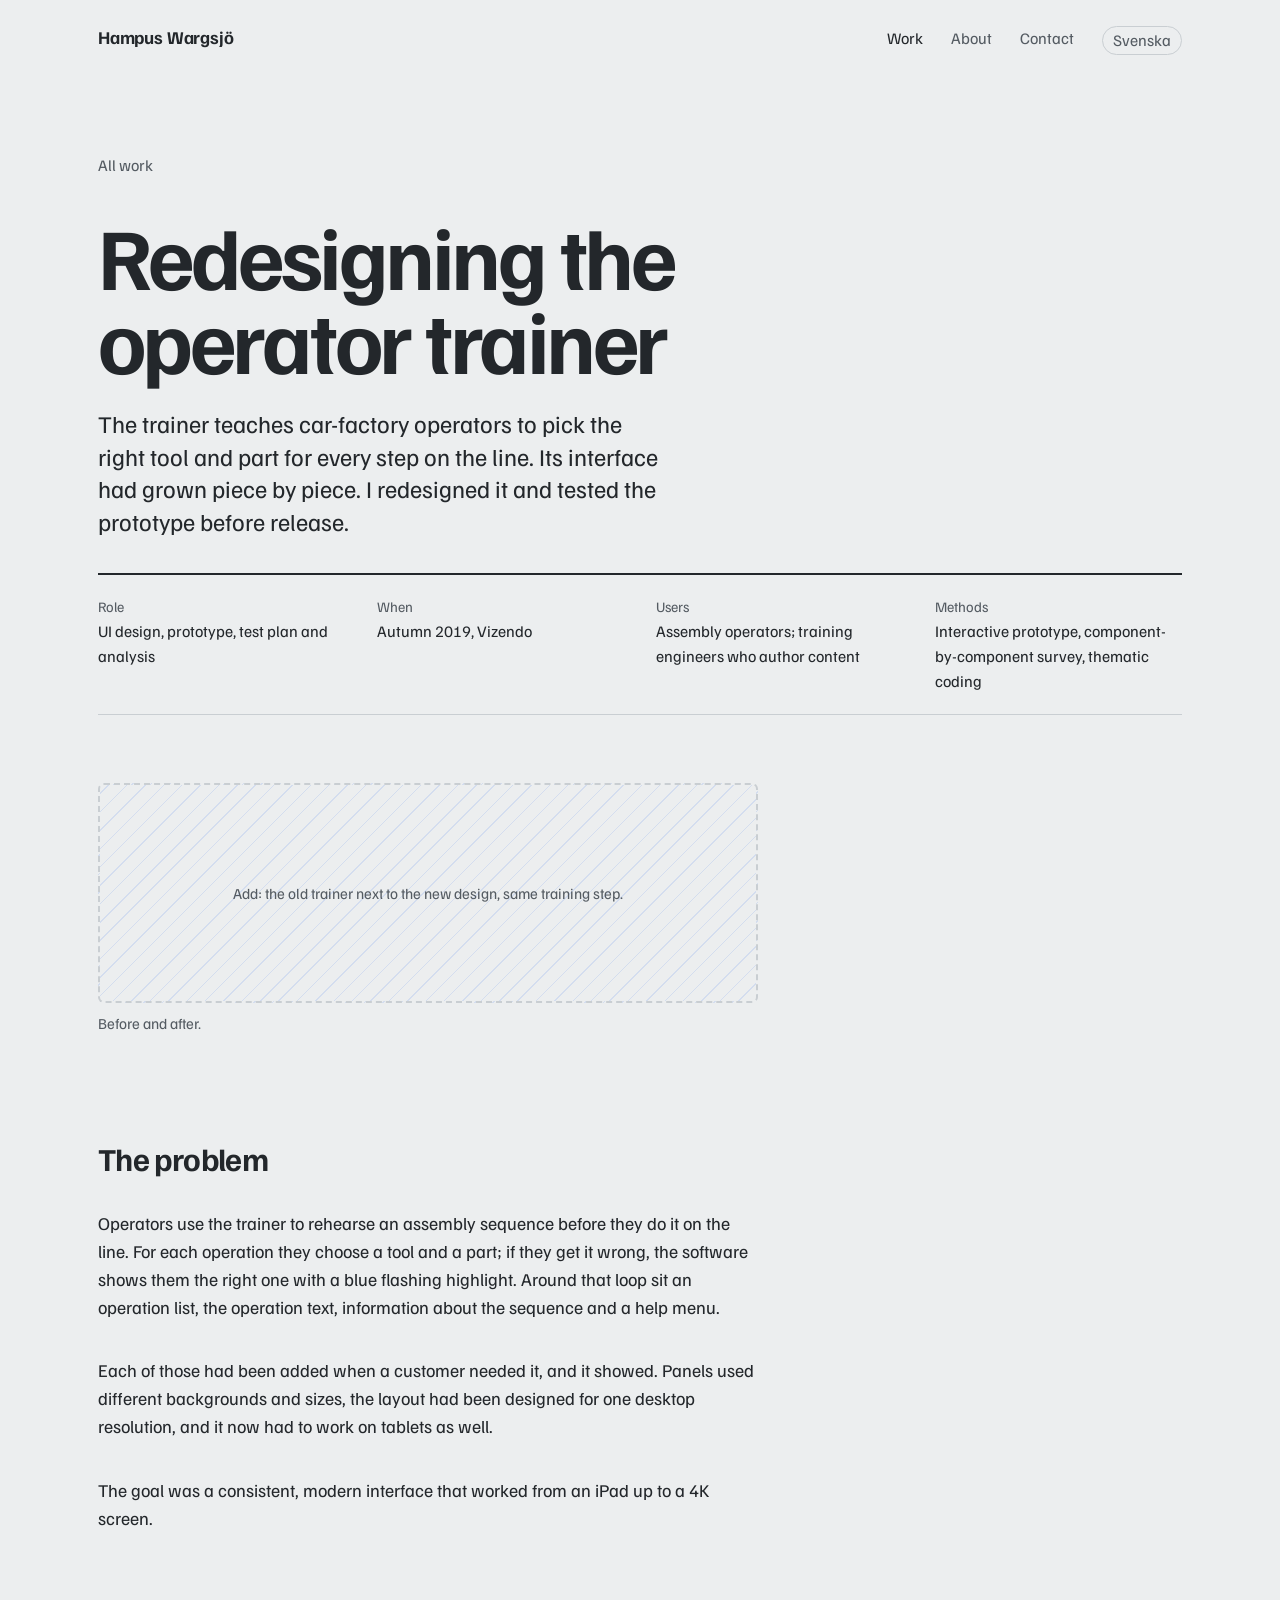
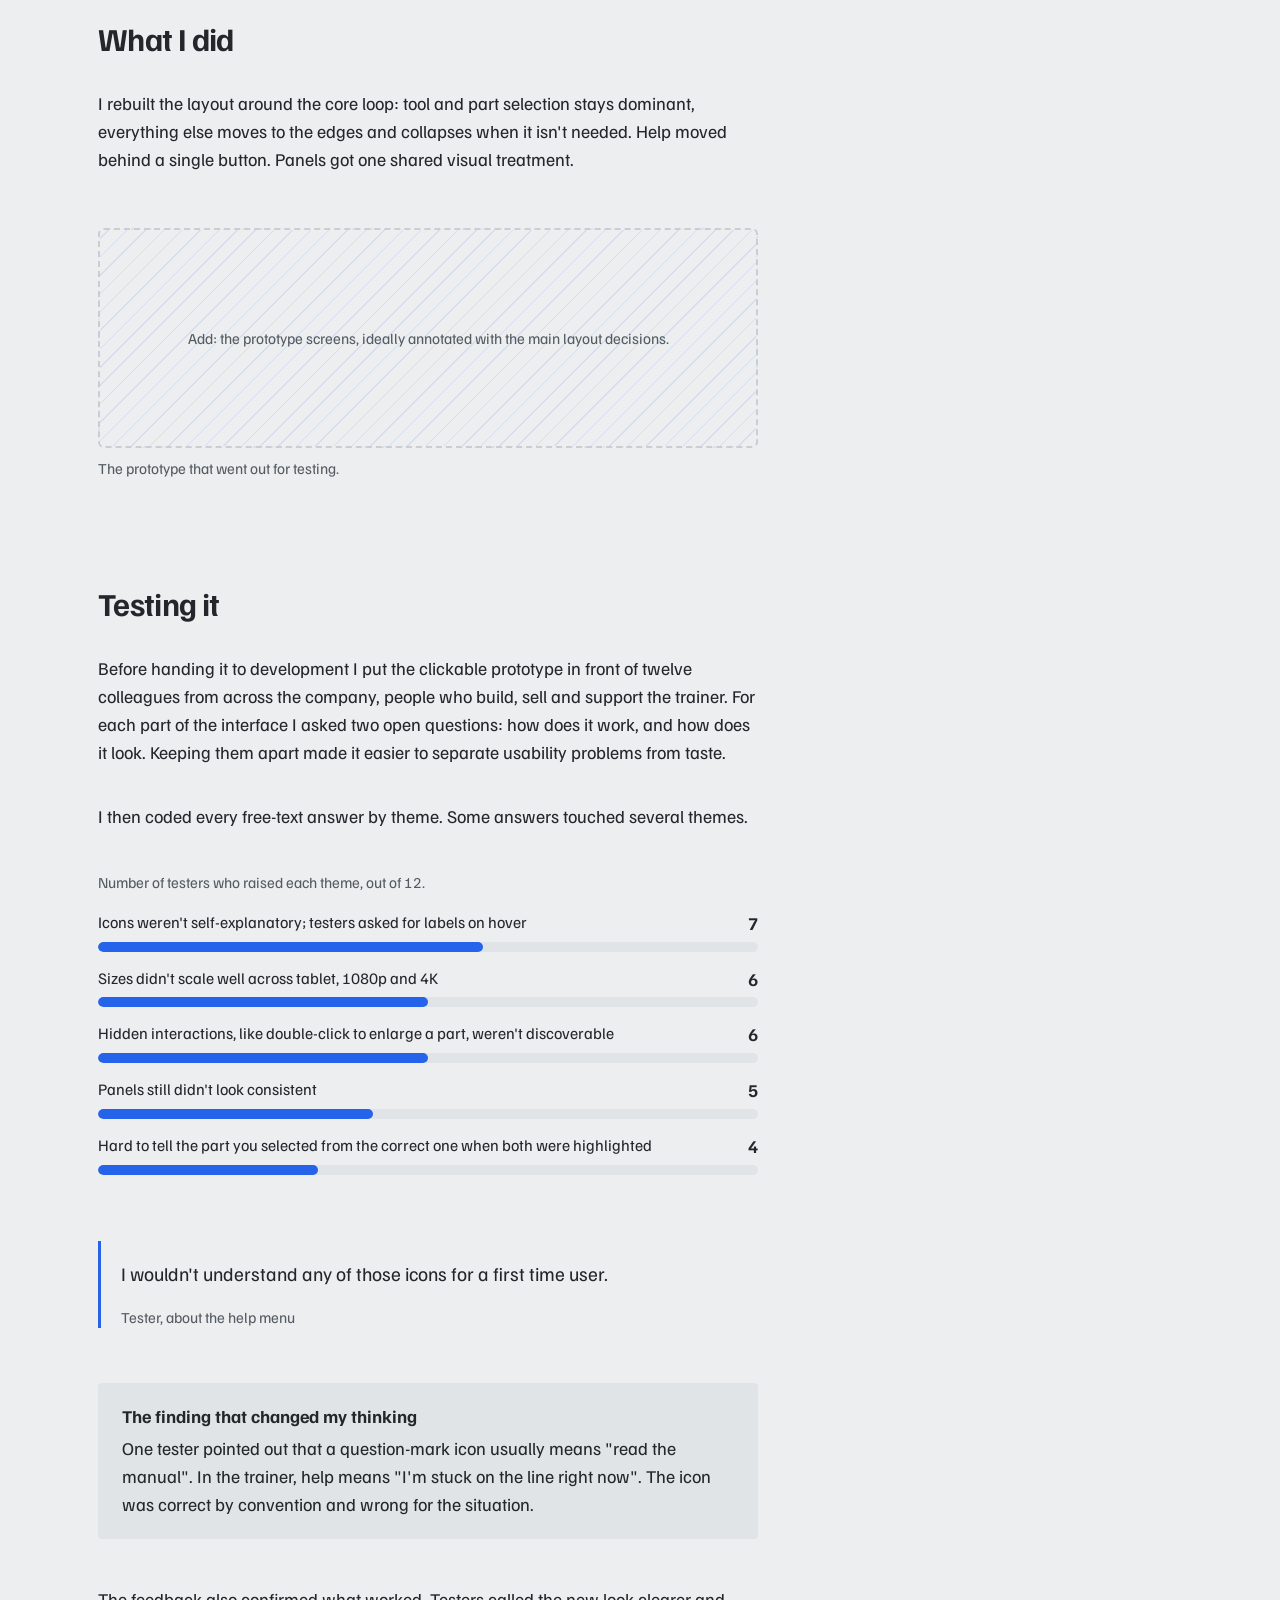
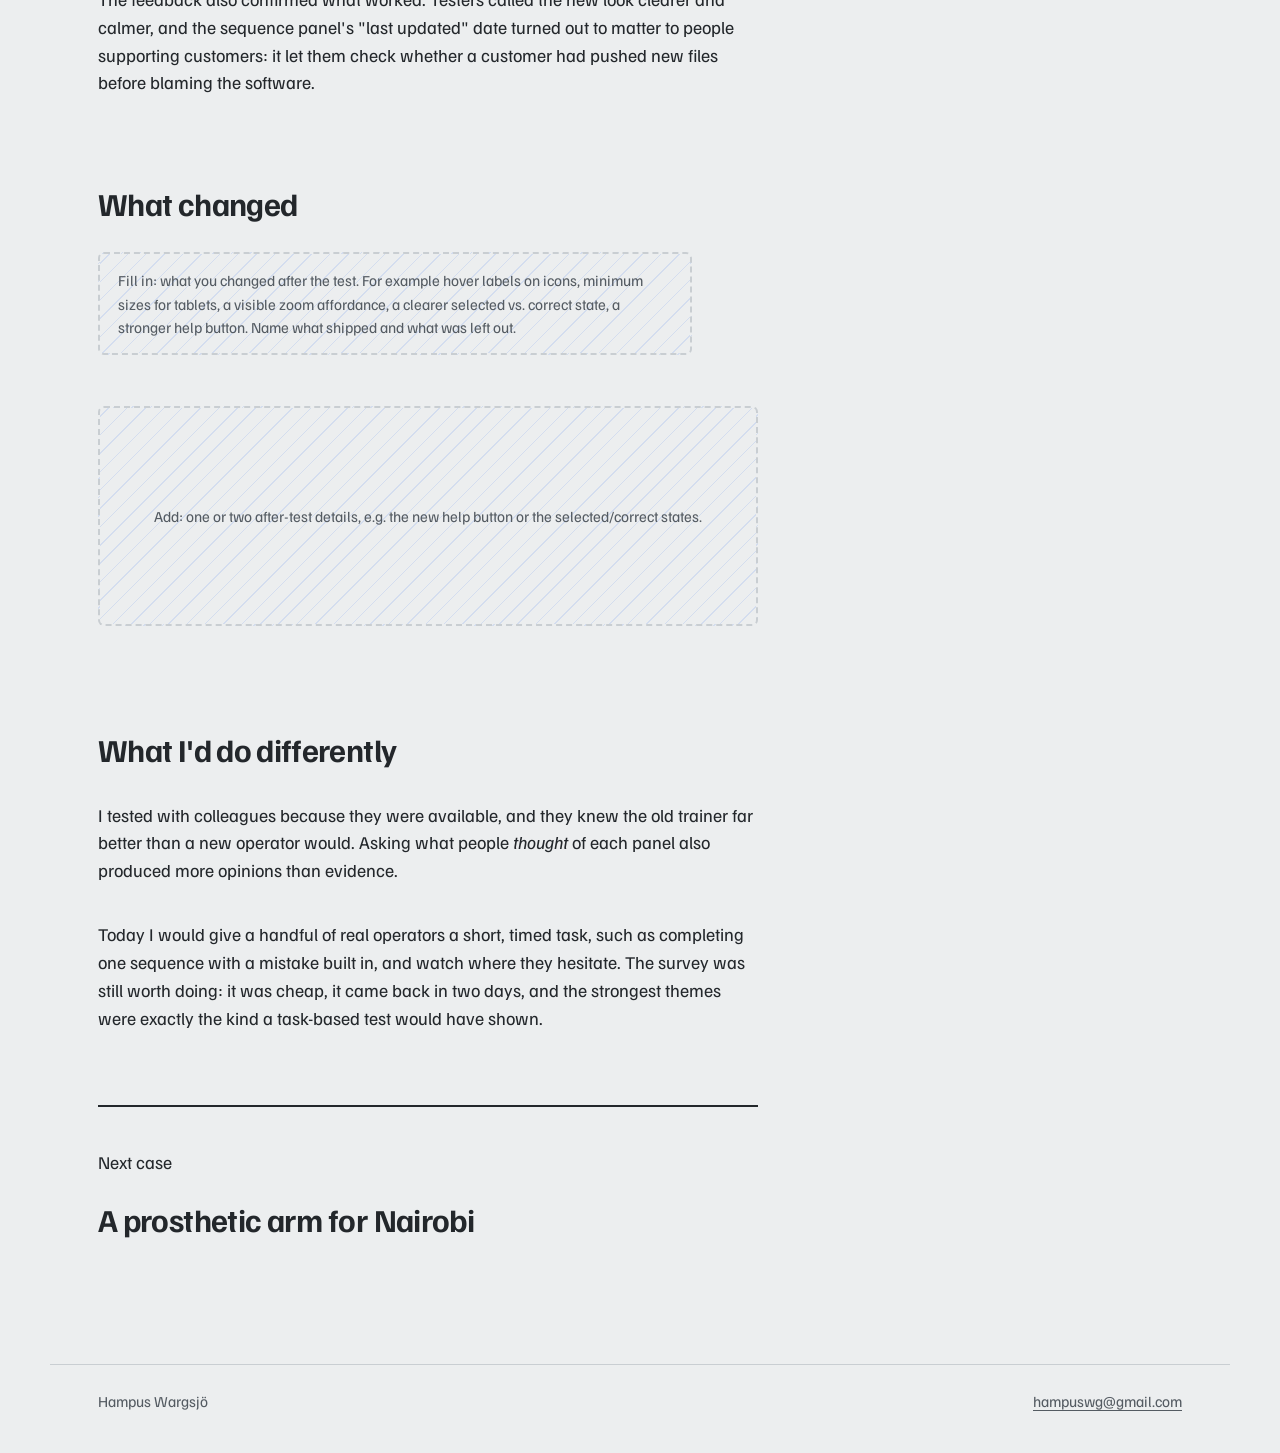
<file: work/vtm-trainer.html>
<!doctype html>
<html lang="en">
<head>
<meta charset="utf-8">
<meta name="viewport" content="width=device-width, initial-scale=1">
<title>Redesigning the operator trainer — Hampus Wargsjö</title>
<meta name="description" content="Case study: a UI redesign of assembly training software, evaluated with twelve testers before release.">
<link rel="alternate" hreflang="sv" href="/sv/work/vtm-trainer.html">
<link rel="preconnect" href="https://fonts.googleapis.com">
<link rel="preconnect" href="https://fonts.gstatic.com" crossorigin>
<link href="https://fonts.googleapis.com/css2?family=Familjen+Grotesk:wght@400;600;700&display=swap" rel="stylesheet">
<link rel="stylesheet" href="/assets/style.css">
</head>
<body>
<a class="skip" href="#main">Skip to content</a>
<header class="wrap site-head">
  <a class="name" href="/">Hampus Wargsjö</a>
  <nav aria-label="Main">
    <a href="/#work" aria-current="page">Work</a>
    <a href="/#about">About</a>
    <a href="/#contact">Contact</a>
    <a class="lang" href="/sv/work/vtm-trainer.html" lang="sv" hreflang="sv">Svenska</a>
  </nav>
</header>

<main id="main" class="wrap">
  <div class="case-head">
    <a class="back" href="/#work">All work</a>
    <h1>Redesigning the operator trainer</h1>
    <p class="lede">The trainer teaches car-factory operators to pick the right tool and part for every step on the line. Its interface had grown piece by piece. I redesigned it and tested the prototype before release.</p>
    <dl class="facts">
      <div><dt>Role</dt><dd>UI design, prototype, test plan and analysis</dd></div>
      <div><dt>When</dt><dd>Autumn 2019, Vizendo</dd></div>
      <div><dt>Users</dt><dd>Assembly operators; training engineers who author content</dd></div>
      <div><dt>Methods</dt><dd>Interactive prototype, component-by-component survey, thematic coding</dd></div>
    </dl>
  </div>

  <article class="case">
    <figure>
      <div class="todo">Add: the old trainer next to the new design, same training step.</div>
      <figcaption>Before and after.</figcaption>
    </figure>

    <h2>The problem</h2>
    <p>Operators use the trainer to rehearse an assembly sequence before they do it on the line. For each operation they choose a tool and a part; if they get it wrong, the software shows them the right one with a blue flashing highlight. Around that loop sit an operation list, the operation text, information about the sequence and a help menu.</p>
    <p>Each of those had been added when a customer needed it, and it showed. Panels used different backgrounds and sizes, the layout had been designed for one desktop resolution, and it now had to work on tablets as well.</p>
    <p>The goal was a consistent, modern interface that worked from an iPad up to a 4K screen.</p>

    <h2>What I did</h2>
    <p>I rebuilt the layout around the core loop: tool and part selection stays dominant, everything else moves to the edges and collapses when it isn't needed. Help moved behind a single button. Panels got one shared visual treatment.</p>
    <figure>
      <div class="todo">Add: the prototype screens, ideally annotated with the main layout decisions.</div>
      <figcaption>The prototype that went out for testing.</figcaption>
    </figure>

    <h2>Testing it</h2>
    <p>Before handing it to development I put the clickable prototype in front of twelve colleagues from across the company, people who build, sell and support the trainer. For each part of the interface I asked two open questions: how does it work, and how does it look. Keeping them apart made it easier to separate usability problems from taste.</p>
    <p>I then coded every free-text answer by theme. Some answers touched several themes.</p>

    <p class="findings-scale">Number of testers who raised each theme, out of 12.</p>
    <ul class="findings" aria-label="Themes in the feedback, number of testers out of 12">
      <li style="--v:7"><span class="label">Icons weren't self-explanatory; testers asked for labels on hover</span><span class="n">7</span><span class="track"><span class="fill"></span></span></li>
      <li style="--v:6"><span class="label">Sizes didn't scale well across tablet, 1080p and 4K</span><span class="n">6</span><span class="track"><span class="fill"></span></span></li>
      <li style="--v:6"><span class="label">Hidden interactions, like double-click to enlarge a part, weren't discoverable</span><span class="n">6</span><span class="track"><span class="fill"></span></span></li>
      <li style="--v:5"><span class="label">Panels still didn't look consistent</span><span class="n">5</span><span class="track"><span class="fill"></span></span></li>
      <li style="--v:4"><span class="label">Hard to tell the part you selected from the correct one when both were highlighted</span><span class="n">4</span><span class="track"><span class="fill"></span></span></li>
    </ul>

    <blockquote>
      <p>I wouldn't understand any of those icons for a first time user.</p>
      <footer>Tester, about the help menu</footer>
    </blockquote>

    <div class="insight">
      <strong>The finding that changed my thinking</strong>
      <p>One tester pointed out that a question-mark icon usually means "read the manual". In the trainer, help means "I'm stuck on the line right now". The icon was correct by convention and wrong for the situation.</p>
    </div>

    <p>The feedback also confirmed what worked. Testers called the new look clearer and calmer, and the sequence panel's "last updated" date turned out to matter to people supporting customers: it let them check whether a customer had pushed new files before blaming the software.</p>

    <h2>What changed</h2>
    <p class="todo">Fill in: what you changed after the test. For example hover labels on icons, minimum sizes for tablets, a visible zoom affordance, a clearer selected vs. correct state, a stronger help button. Name what shipped and what was left out.</p>
    <figure>
      <div class="todo">Add: one or two after-test details, e.g. the new help button or the selected/correct states.</div>
    </figure>

    <h2>What I'd do differently</h2>
    <p>I tested with colleagues because they were available, and they knew the old trainer far better than a new operator would. Asking what people <em>thought</em> of each panel also produced more opinions than evidence.</p>
    <p>Today I would give a handful of real operators a short, timed task, such as completing one sequence with a mistake built in, and watch where they hesitate. The survey was still worth doing: it was cheap, it came back in two days, and the strongest themes were exactly the kind a task-based test would have shown.</p>

    <div class="next">
      <p>Next case</p>
      <a href="/work/lifearm.html">A prosthetic arm for Nairobi</a>
    </div>
  </article>
</main>

<footer class="wrap site-foot">
  <span>Hampus Wargsjö</span>
  <a href="mailto:hampuswg@gmail.com">hampuswg@gmail.com</a>
</footer>
</body>
</html>
</file>
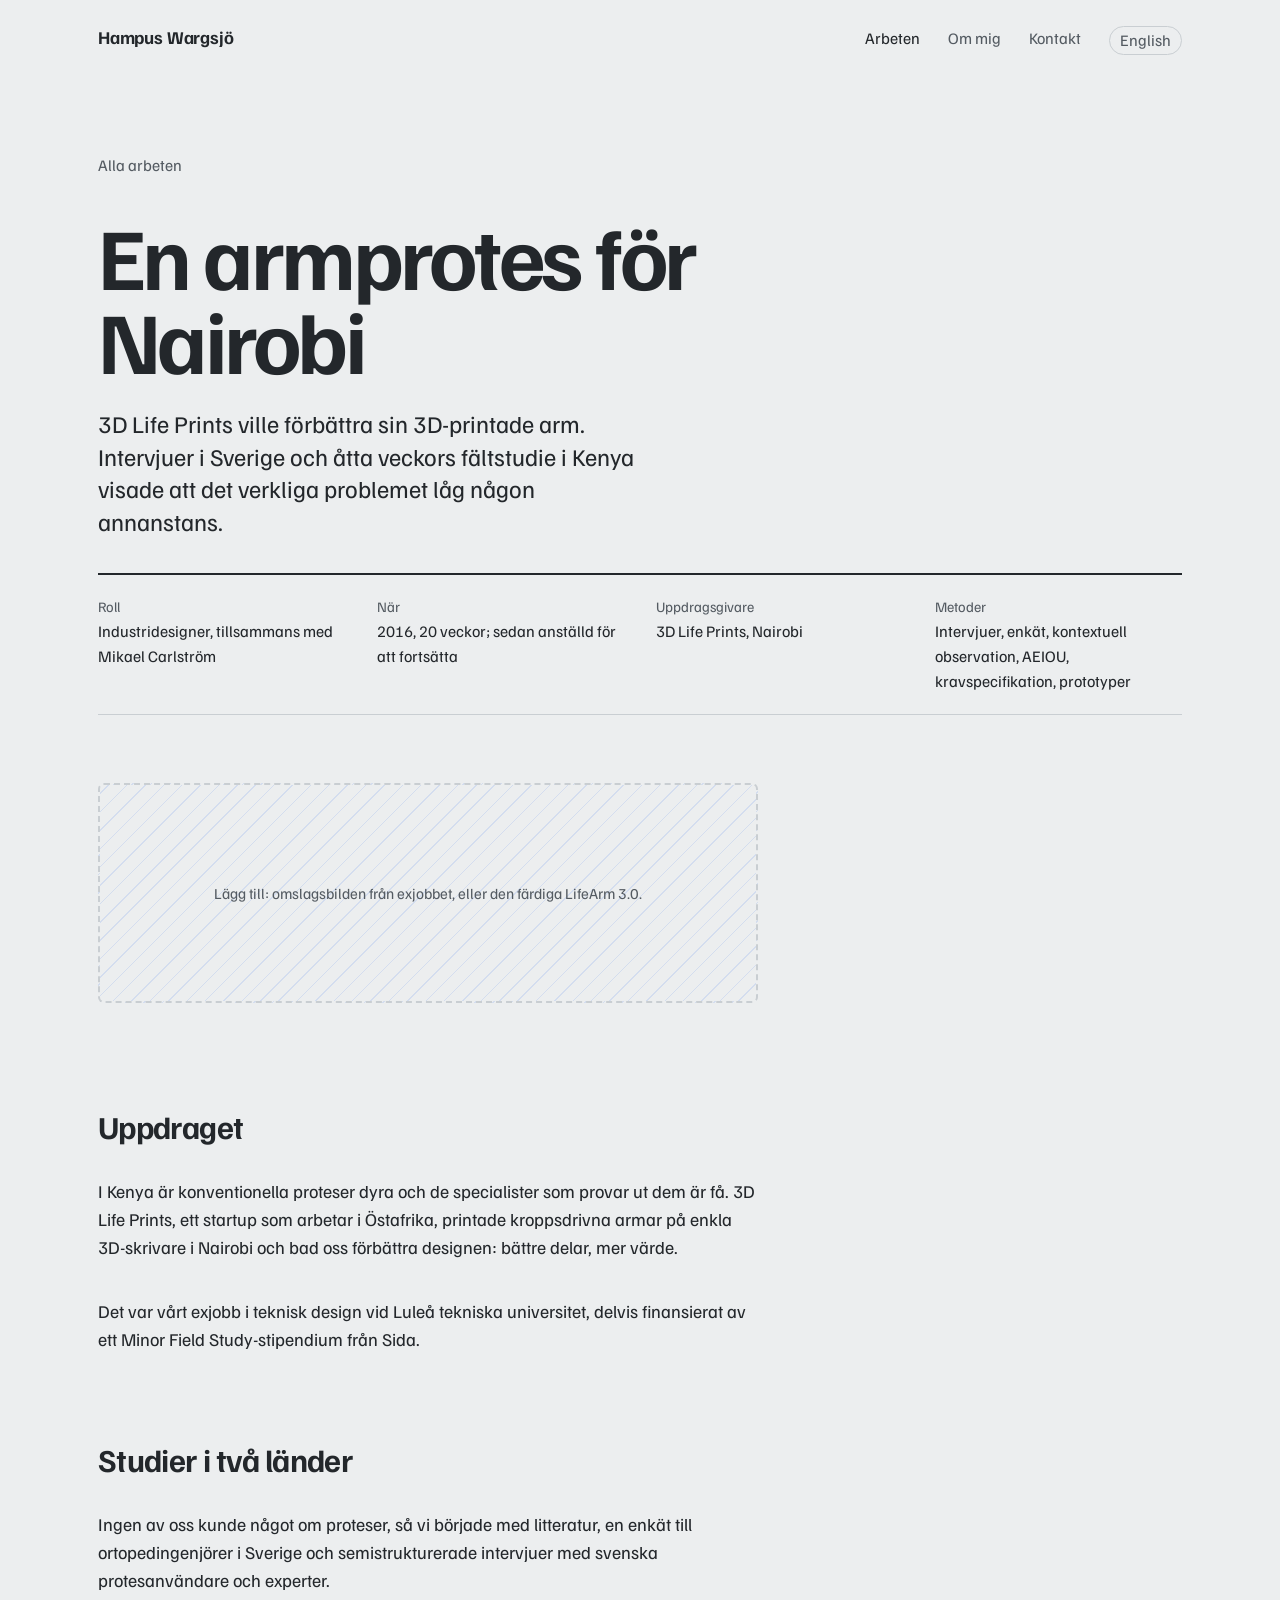
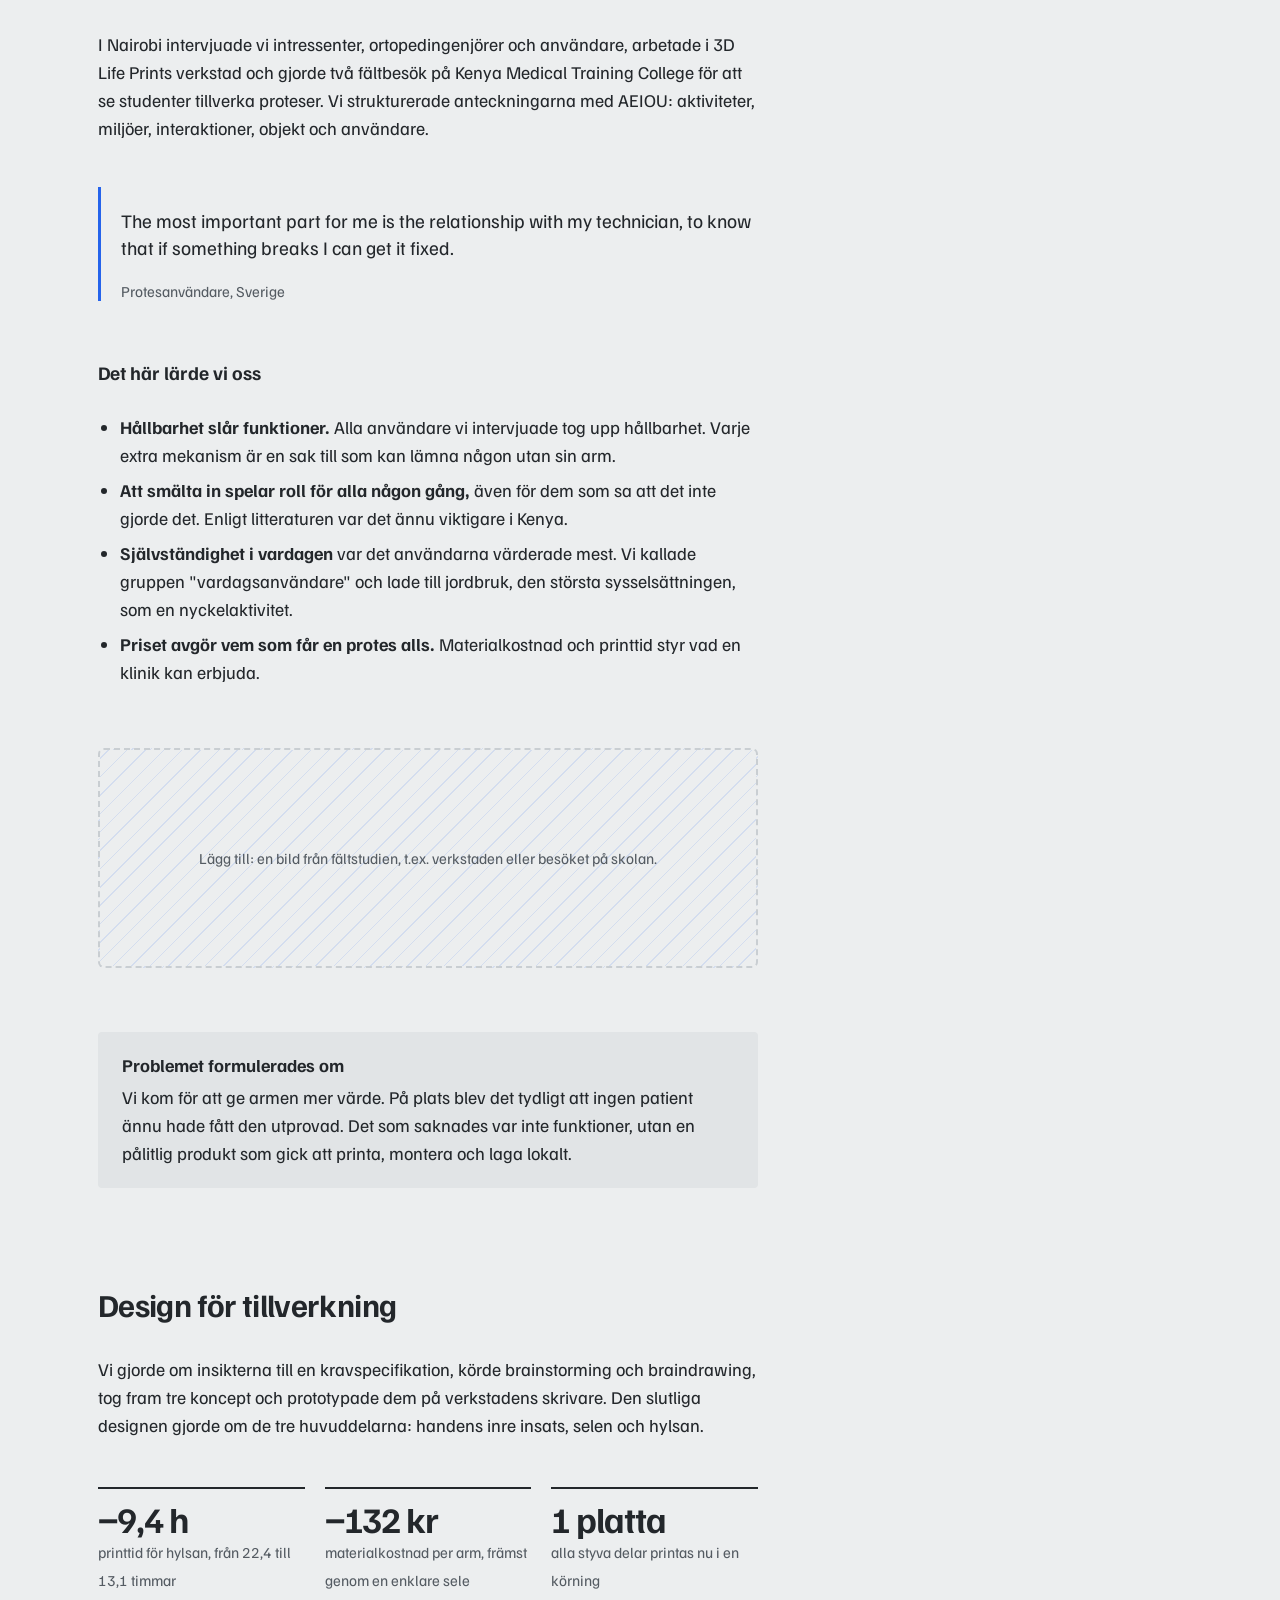
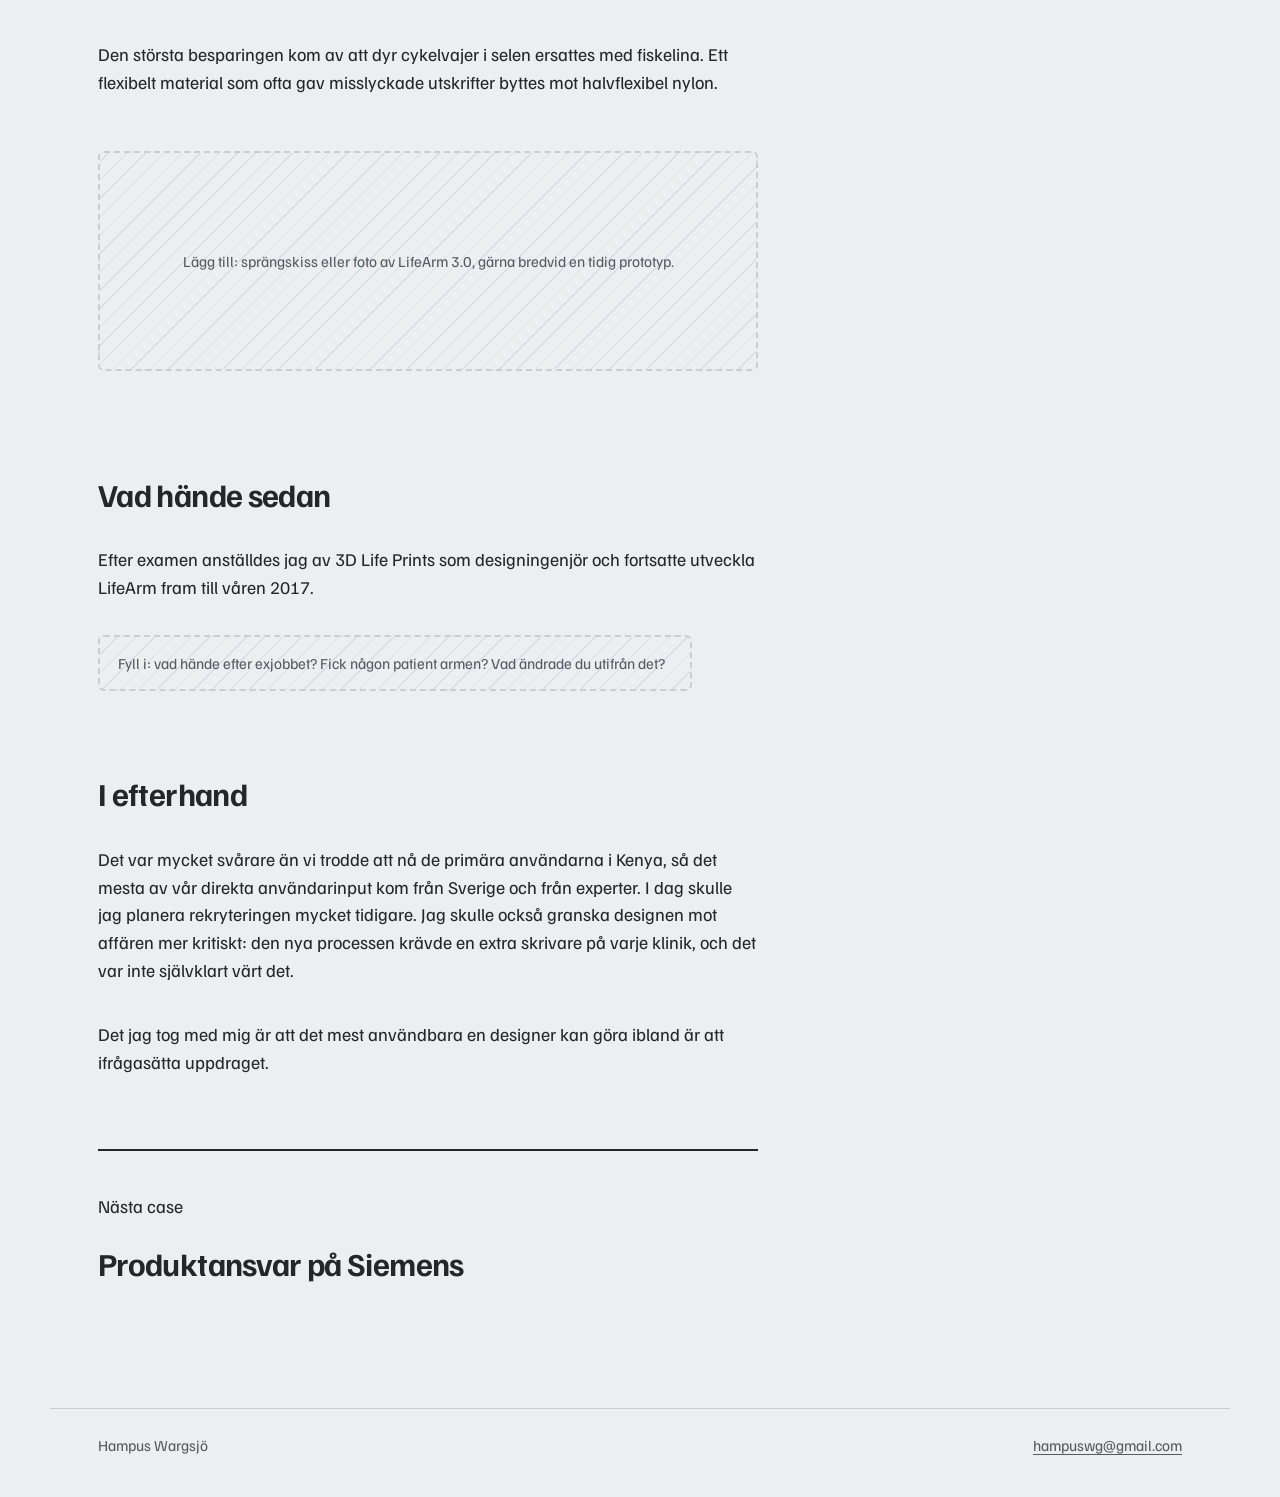
<file: sv/work/lifearm.html>
<!doctype html>
<html lang="sv">
<head>
<meta charset="utf-8">
<meta name="viewport" content="width=device-width, initial-scale=1">
<title>En armprotes för Nairobi — Hampus Wargsjö</title>
<meta name="description" content="Case: användarstudier i Sverige och Kenya för en 3D-printad, kroppsdriven armprotes. Exjobb vid Luleå tekniska universitet.">
<link rel="alternate" hreflang="en" href="/work/lifearm.html">
<link rel="preconnect" href="https://fonts.googleapis.com">
<link rel="preconnect" href="https://fonts.gstatic.com" crossorigin>
<link href="https://fonts.googleapis.com/css2?family=Familjen+Grotesk:wght@400;600;700&display=swap" rel="stylesheet">
<link rel="stylesheet" href="/assets/style.css">
</head>
<body>
<a class="skip" href="#main">Hoppa till innehållet</a>
<header class="wrap site-head">
  <a class="name" href="/sv/">Hampus Wargsjö</a>
  <nav aria-label="Huvudmeny">
    <a href="/sv/#work" aria-current="page">Arbeten</a>
    <a href="/sv/#about">Om mig</a>
    <a href="/sv/#contact">Kontakt</a>
    <a class="lang" href="/work/lifearm.html" lang="en" hreflang="en">English</a>
  </nav>
</header>

<main id="main" class="wrap">
  <div class="case-head">
    <a class="back" href="/sv/#work">Alla arbeten</a>
    <h1>En armprotes för Nairobi</h1>
    <p class="lede">3D Life Prints ville förbättra sin 3D-printade arm. Intervjuer i Sverige och åtta veckors fältstudie i Kenya visade att det verkliga problemet låg någon annanstans.</p>
    <dl class="facts">
      <div><dt>Roll</dt><dd>Industridesigner, tillsammans med Mikael Carlström</dd></div>
      <div><dt>När</dt><dd>2016, 20 veckor; sedan anställd för att fortsätta</dd></div>
      <div><dt>Uppdragsgivare</dt><dd>3D Life Prints, Nairobi</dd></div>
      <div><dt>Metoder</dt><dd>Intervjuer, enkät, kontextuell observation, AEIOU, kravspecifikation, prototyper</dd></div>
    </dl>
  </div>

  <article class="case">
    <figure>
      <div class="todo">Lägg till: omslagsbilden från exjobbet, eller den färdiga LifeArm 3.0.</div>
    </figure>

    <h2>Uppdraget</h2>
    <p>I Kenya är konventionella proteser dyra och de specialister som provar ut dem är få. 3D Life Prints, ett startup som arbetar i Östafrika, printade kroppsdrivna armar på enkla 3D-skrivare i Nairobi och bad oss förbättra designen: bättre delar, mer värde.</p>
    <p>Det var vårt exjobb i teknisk design vid Luleå tekniska universitet, delvis finansierat av ett Minor Field Study-stipendium från Sida.</p>

    <h2>Studier i två länder</h2>
    <p>Ingen av oss kunde något om proteser, så vi började med litteratur, en enkät till ortopedingenjörer i Sverige och semistrukturerade intervjuer med svenska protesanvändare och experter.</p>
    <p>I Nairobi intervjuade vi intressenter, ortopedingenjörer och användare, arbetade i 3D Life Prints verkstad och gjorde två fältbesök på Kenya Medical Training College för att se studenter tillverka proteser. Vi strukturerade anteckningarna med AEIOU: aktiviteter, miljöer, interaktioner, objekt och användare.</p>

    <blockquote>
      <p>The most important part for me is the relationship with my technician, to know that if something breaks I can get it fixed.</p>
      <footer>Protesanvändare, Sverige</footer>
    </blockquote>

    <h3>Det här lärde vi oss</h3>
    <ul>
      <li><strong>Hållbarhet slår funktioner.</strong> Alla användare vi intervjuade tog upp hållbarhet. Varje extra mekanism är en sak till som kan lämna någon utan sin arm.</li>
      <li><strong>Att smälta in spelar roll för alla någon gång,</strong> även för dem som sa att det inte gjorde det. Enligt litteraturen var det ännu viktigare i Kenya.</li>
      <li><strong>Självständighet i vardagen</strong> var det användarna värderade mest. Vi kallade gruppen "vardagsanvändare" och lade till jordbruk, den största sysselsättningen, som en nyckelaktivitet.</li>
      <li><strong>Priset avgör vem som får en protes alls.</strong> Materialkostnad och printtid styr vad en klinik kan erbjuda.</li>
    </ul>

    <figure>
      <div class="todo">Lägg till: en bild från fältstudien, t.ex. verkstaden eller besöket på skolan.</div>
    </figure>

    <div class="insight">
      <strong>Problemet formulerades om</strong>
      <p>Vi kom för att ge armen mer värde. På plats blev det tydligt att ingen patient ännu hade fått den utprovad. Det som saknades var inte funktioner, utan en pålitlig produkt som gick att printa, montera och laga lokalt.</p>
    </div>

    <h2>Design för tillverkning</h2>
    <p>Vi gjorde om insikterna till en kravspecifikation, körde brainstorming och braindrawing, tog fram tre koncept och prototypade dem på verkstadens skrivare. Den slutliga designen gjorde om de tre huvuddelarna: handens inre insats, selen och hylsan.</p>
    <div class="stats">
      <div><b>−9,4 h</b><span>printtid för hylsan, från 22,4 till 13,1 timmar</span></div>
      <div><b>−132 kr</b><span>materialkostnad per arm, främst genom en enklare sele</span></div>
      <div><b>1 platta</b><span>alla styva delar printas nu i en körning</span></div>
    </div>
    <p>Den största besparingen kom av att dyr cykelvajer i selen ersattes med fiskelina. Ett flexibelt material som ofta gav misslyckade utskrifter byttes mot halvflexibel nylon.</p>
    <figure>
      <div class="todo">Lägg till: sprängskiss eller foto av LifeArm 3.0, gärna bredvid en tidig prototyp.</div>
    </figure>

    <h2>Vad hände sedan</h2>
    <p>Efter examen anställdes jag av 3D Life Prints som designingenjör och fortsatte utveckla LifeArm fram till våren 2017.</p>
    <p class="todo">Fyll i: vad hände efter exjobbet? Fick någon patient armen? Vad ändrade du utifrån det?</p>

    <h2>I efterhand</h2>
    <p>Det var mycket svårare än vi trodde att nå de primära användarna i Kenya, så det mesta av vår direkta användarinput kom från Sverige och från experter. I dag skulle jag planera rekryteringen mycket tidigare. Jag skulle också granska designen mot affären mer kritiskt: den nya processen krävde en extra skrivare på varje klinik, och det var inte självklart värt det.</p>
    <p>Det jag tog med mig är att det mest användbara en designer kan göra ibland är att ifrågasätta uppdraget.</p>

    <div class="next">
      <p>Nästa case</p>
      <a href="/sv/work/siemens.html">Produktansvar på Siemens</a>
    </div>
  </article>
</main>

<footer class="wrap site-foot">
  <span>Hampus Wargsjö</span>
  <a href="mailto:hampuswg@gmail.com">hampuswg@gmail.com</a>
</footer>
</body>
</html>
</file>
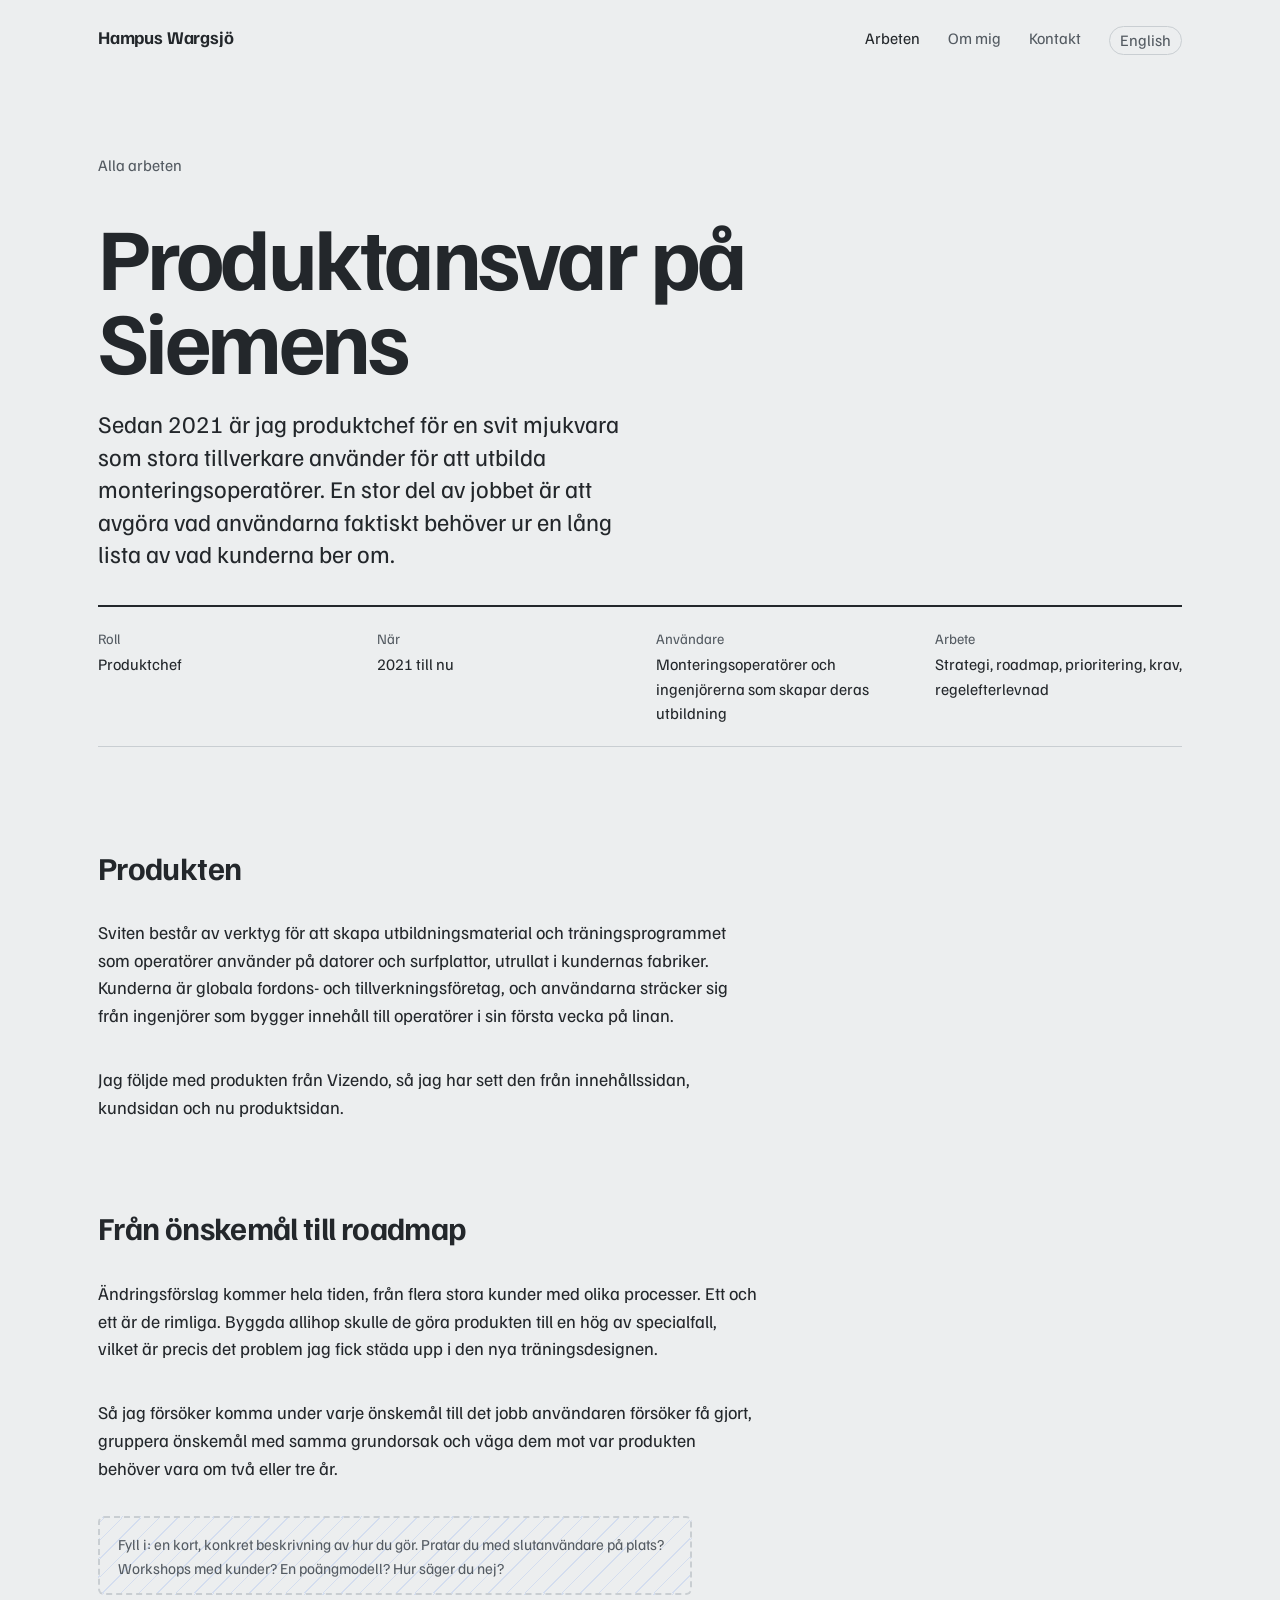
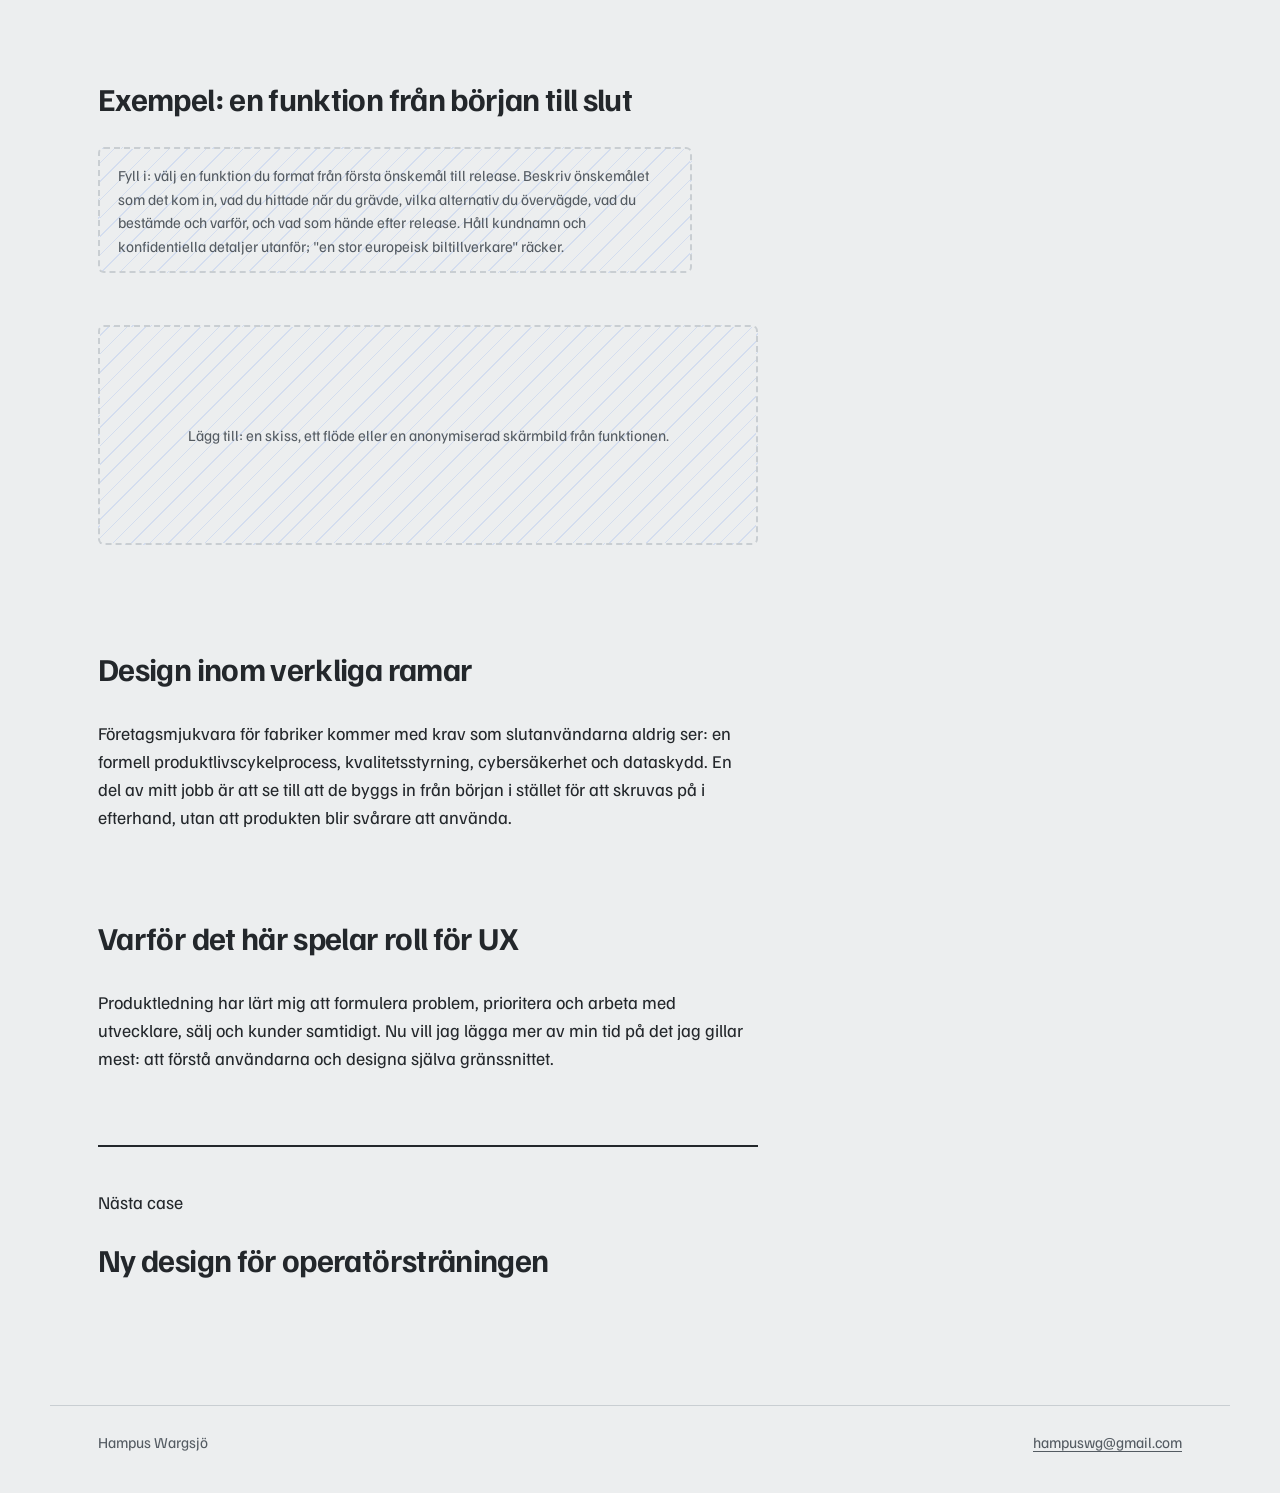
<file: sv/work/siemens.html>
<!doctype html>
<html lang="sv">
<head>
<meta charset="utf-8">
<meta name="viewport" content="width=device-width, initial-scale=1">
<title>Produktansvar på Siemens — Hampus Wargsjö</title>
<meta name="description" content="Case: produktledning för en svit träningsmjukvara på Siemens, från kundönskemål till roadmap.">
<link rel="alternate" hreflang="en" href="/work/siemens.html">
<link rel="preconnect" href="https://fonts.googleapis.com">
<link rel="preconnect" href="https://fonts.gstatic.com" crossorigin>
<link href="https://fonts.googleapis.com/css2?family=Familjen+Grotesk:wght@400;600;700&display=swap" rel="stylesheet">
<link rel="stylesheet" href="/assets/style.css">
</head>
<body>
<a class="skip" href="#main">Hoppa till innehållet</a>
<header class="wrap site-head">
  <a class="name" href="/sv/">Hampus Wargsjö</a>
  <nav aria-label="Huvudmeny">
    <a href="/sv/#work" aria-current="page">Arbeten</a>
    <a href="/sv/#about">Om mig</a>
    <a href="/sv/#contact">Kontakt</a>
    <a class="lang" href="/work/siemens.html" lang="en" hreflang="en">English</a>
  </nav>
</header>

<main id="main" class="wrap">
  <div class="case-head">
    <a class="back" href="/sv/#work">Alla arbeten</a>
    <h1>Produktansvar på Siemens</h1>
    <p class="lede">Sedan 2021 är jag produktchef för en svit mjukvara som stora tillverkare använder för att utbilda monteringsoperatörer. En stor del av jobbet är att avgöra vad användarna faktiskt behöver ur en lång lista av vad kunderna ber om.</p>
    <dl class="facts">
      <div><dt>Roll</dt><dd>Produktchef</dd></div>
      <div><dt>När</dt><dd>2021 till nu</dd></div>
      <div><dt>Användare</dt><dd>Monteringsoperatörer och ingenjörerna som skapar deras utbildning</dd></div>
      <div><dt>Arbete</dt><dd>Strategi, roadmap, prioritering, krav, regelefterlevnad</dd></div>
    </dl>
  </div>

  <article class="case">
    <h2>Produkten</h2>
    <p>Sviten består av verktyg för att skapa utbildningsmaterial och träningsprogrammet som operatörer använder på datorer och surfplattor, utrullat i kundernas fabriker. Kunderna är globala fordons- och tillverkningsföretag, och användarna sträcker sig från ingenjörer som bygger innehåll till operatörer i sin första vecka på linan.</p>
    <p>Jag följde med produkten från Vizendo, så jag har sett den från innehållssidan, kundsidan och nu produktsidan.</p>

    <h2>Från önskemål till roadmap</h2>
    <p>Ändringsförslag kommer hela tiden, från flera stora kunder med olika processer. Ett och ett är de rimliga. Byggda allihop skulle de göra produkten till en hög av specialfall, vilket är precis det problem jag fick städa upp i den nya träningsdesignen.</p>
    <p>Så jag försöker komma under varje önskemål till det jobb användaren försöker få gjort, gruppera önskemål med samma grundorsak och väga dem mot var produkten behöver vara om två eller tre år.</p>
    <p class="todo">Fyll i: en kort, konkret beskrivning av hur du gör. Pratar du med slutanvändare på plats? Workshops med kunder? En poängmodell? Hur säger du nej?</p>

    <h2>Exempel: en funktion från början till slut</h2>
    <p class="todo">Fyll i: välj en funktion du format från första önskemål till release. Beskriv önskemålet som det kom in, vad du hittade när du grävde, vilka alternativ du övervägde, vad du bestämde och varför, och vad som hände efter release. Håll kundnamn och konfidentiella detaljer utanför; "en stor europeisk biltillverkare" räcker.</p>
    <figure>
      <div class="todo">Lägg till: en skiss, ett flöde eller en anonymiserad skärmbild från funktionen.</div>
    </figure>

    <h2>Design inom verkliga ramar</h2>
    <p>Företagsmjukvara för fabriker kommer med krav som slutanvändarna aldrig ser: en formell produktlivscykelprocess, kvalitetsstyrning, cybersäkerhet och dataskydd. En del av mitt jobb är att se till att de byggs in från början i stället för att skruvas på i efterhand, utan att produkten blir svårare att använda.</p>

    <h2>Varför det här spelar roll för UX</h2>
    <p>Produktledning har lärt mig att formulera problem, prioritera och arbeta med utvecklare, sälj och kunder samtidigt. Nu vill jag lägga mer av min tid på det jag gillar mest: att förstå användarna och designa själva gränssnittet.</p>

    <div class="next">
      <p>Nästa case</p>
      <a href="/sv/work/vtm-trainer.html">Ny design för operatörsträningen</a>
    </div>
  </article>
</main>

<footer class="wrap site-foot">
  <span>Hampus Wargsjö</span>
  <a href="mailto:hampuswg@gmail.com">hampuswg@gmail.com</a>
</footer>
</body>
</html>
</file>
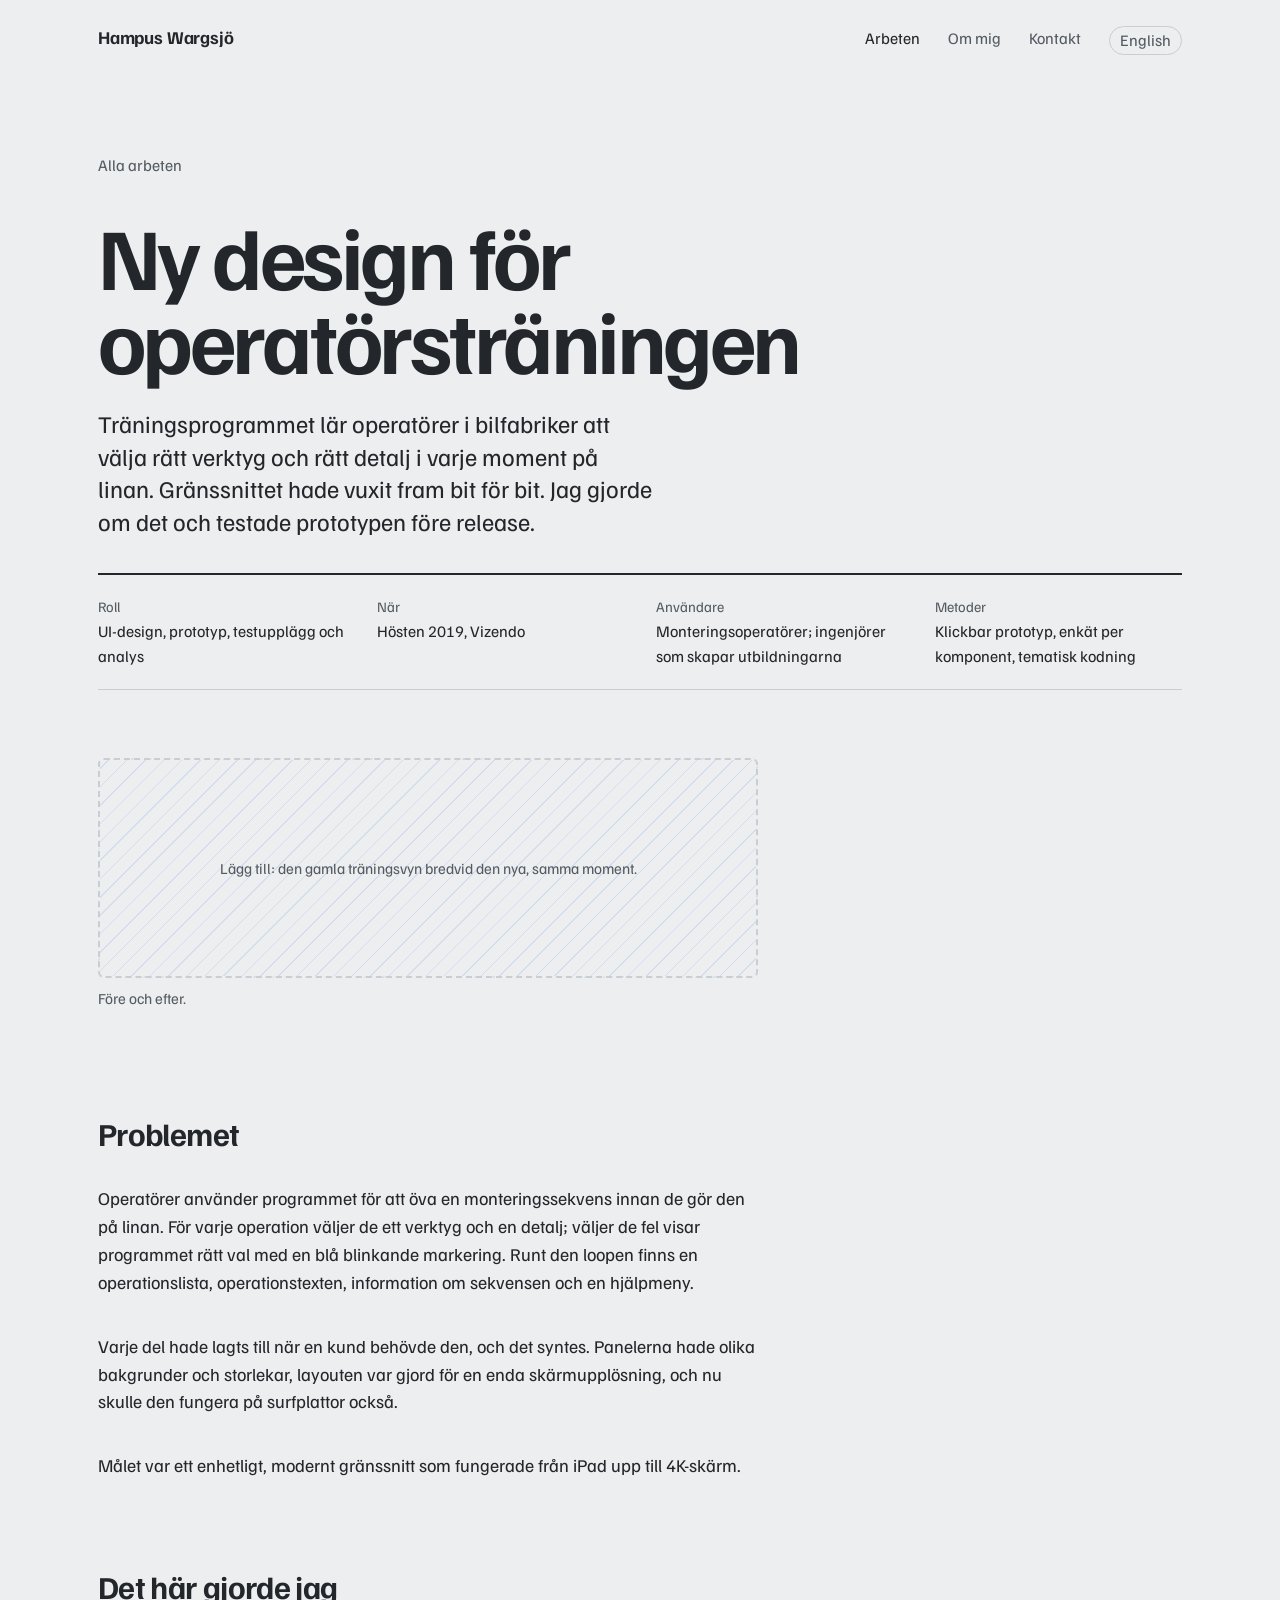
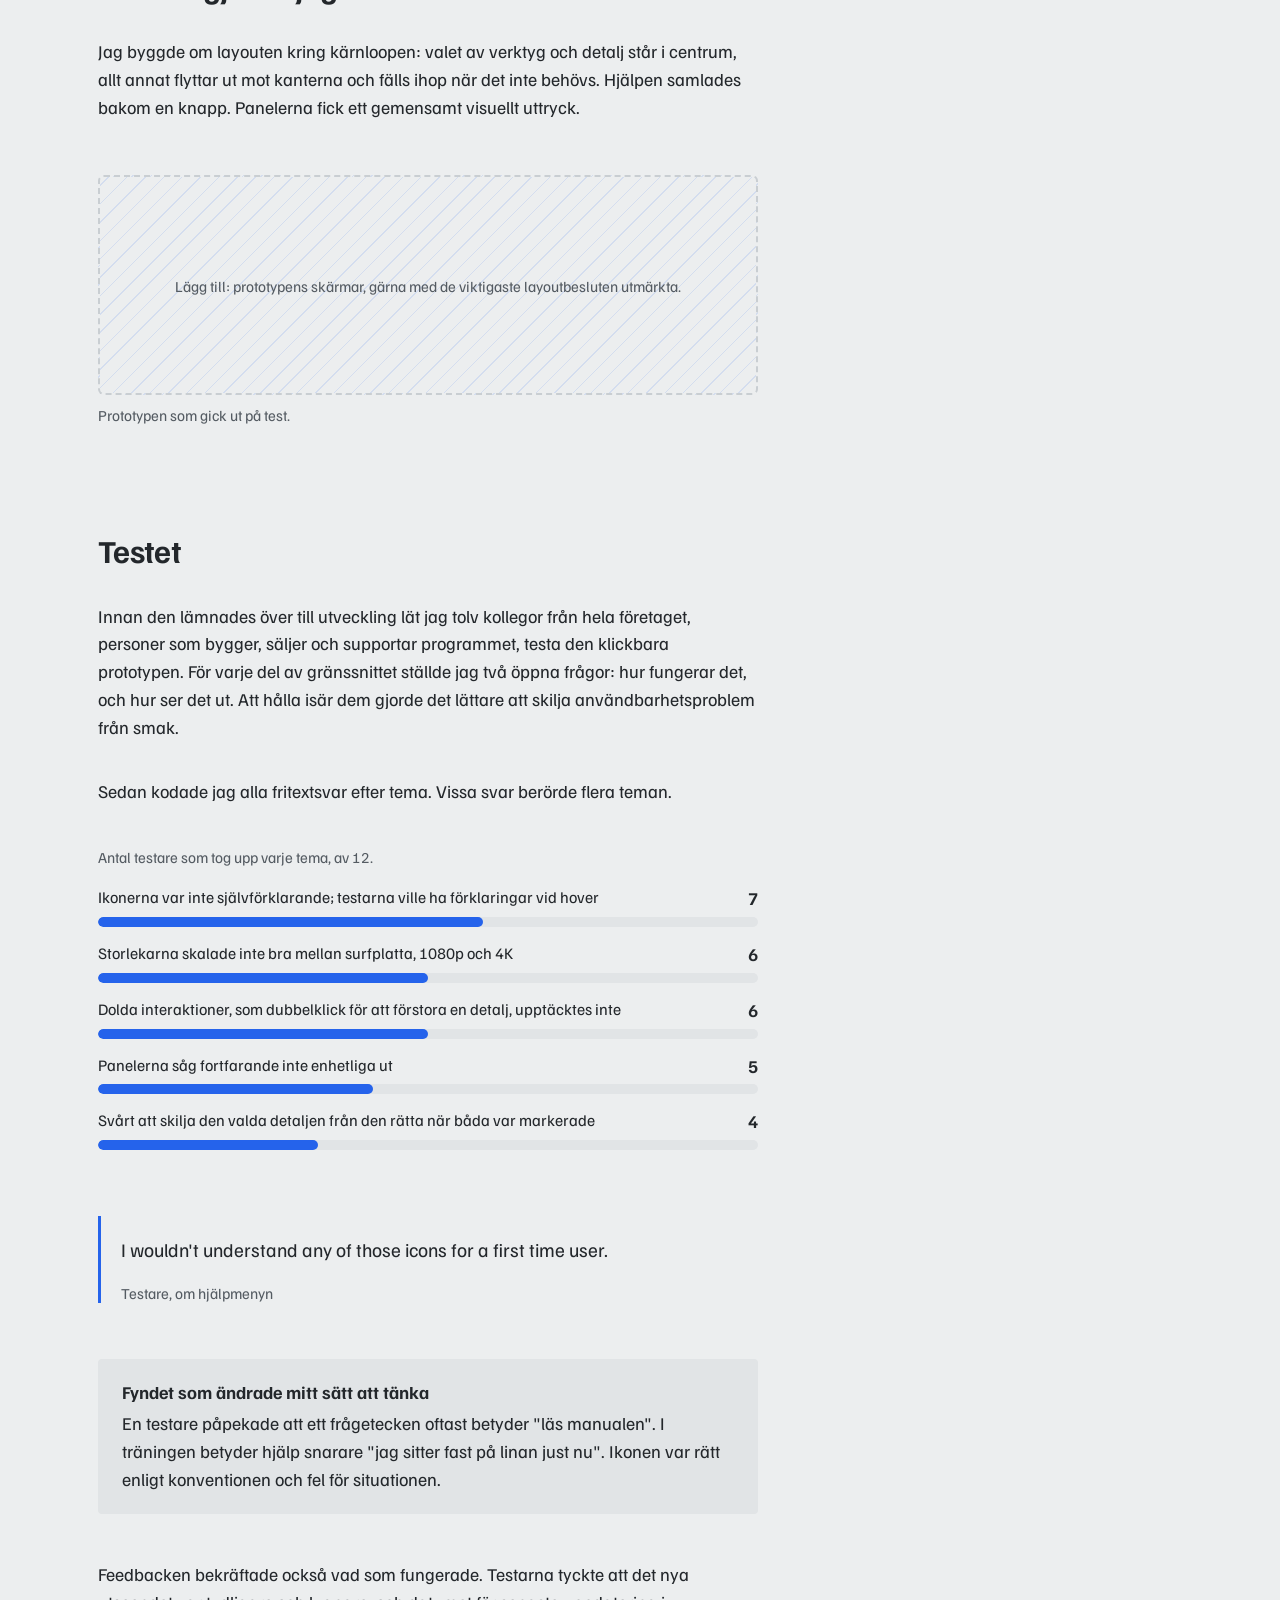
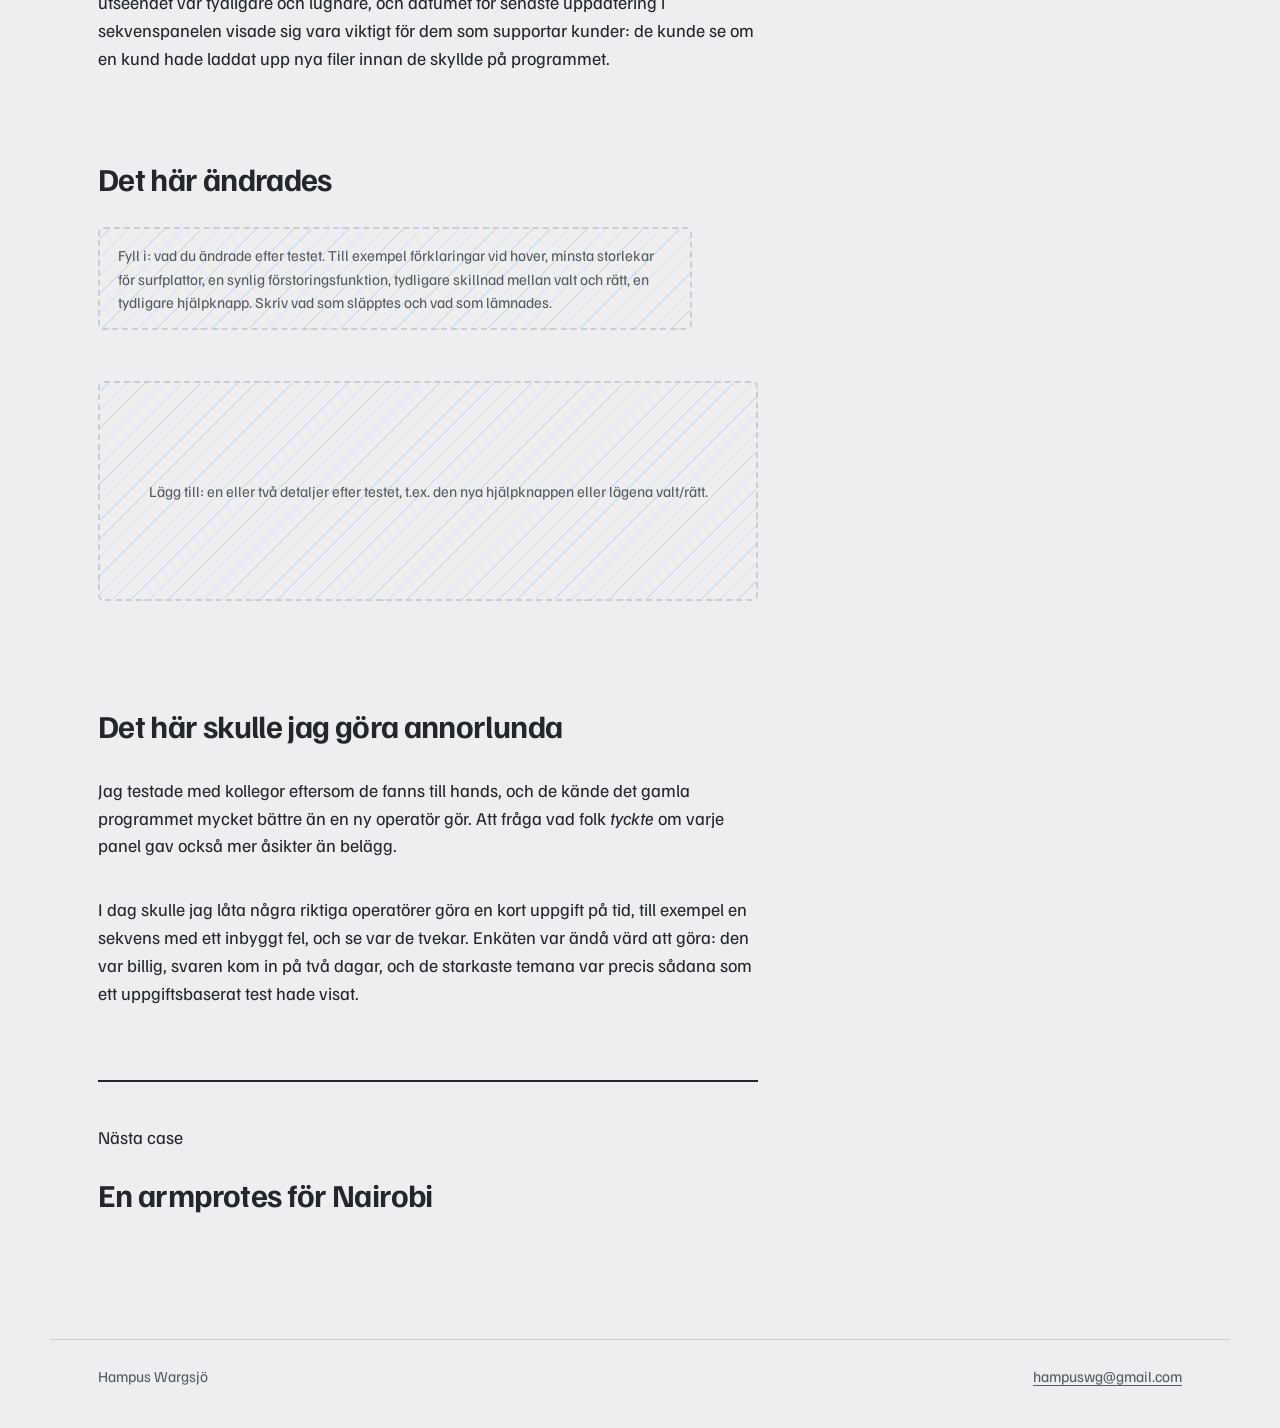
<file: sv/work/vtm-trainer.html>
<!doctype html>
<html lang="sv">
<head>
<meta charset="utf-8">
<meta name="viewport" content="width=device-width, initial-scale=1">
<title>Ny design för operatörsträningen — Hampus Wargsjö</title>
<meta name="description" content="Case: nytt gränssnitt för monteringsträning, utvärderat med tolv testare före release.">
<link rel="alternate" hreflang="en" href="/work/vtm-trainer.html">
<link rel="preconnect" href="https://fonts.googleapis.com">
<link rel="preconnect" href="https://fonts.gstatic.com" crossorigin>
<link href="https://fonts.googleapis.com/css2?family=Familjen+Grotesk:wght@400;600;700&display=swap" rel="stylesheet">
<link rel="stylesheet" href="/assets/style.css">
</head>
<body>
<a class="skip" href="#main">Hoppa till innehållet</a>
<header class="wrap site-head">
  <a class="name" href="/sv/">Hampus Wargsjö</a>
  <nav aria-label="Huvudmeny">
    <a href="/sv/#work" aria-current="page">Arbeten</a>
    <a href="/sv/#about">Om mig</a>
    <a href="/sv/#contact">Kontakt</a>
    <a class="lang" href="/work/vtm-trainer.html" lang="en" hreflang="en">English</a>
  </nav>
</header>

<main id="main" class="wrap">
  <div class="case-head">
    <a class="back" href="/sv/#work">Alla arbeten</a>
    <h1>Ny design för operatörsträningen</h1>
    <p class="lede">Träningsprogrammet lär operatörer i bilfabriker att välja rätt verktyg och rätt detalj i varje moment på linan. Gränssnittet hade vuxit fram bit för bit. Jag gjorde om det och testade prototypen före release.</p>
    <dl class="facts">
      <div><dt>Roll</dt><dd>UI-design, prototyp, testupplägg och analys</dd></div>
      <div><dt>När</dt><dd>Hösten 2019, Vizendo</dd></div>
      <div><dt>Användare</dt><dd>Monteringsoperatörer; ingenjörer som skapar utbildningarna</dd></div>
      <div><dt>Metoder</dt><dd>Klickbar prototyp, enkät per komponent, tematisk kodning</dd></div>
    </dl>
  </div>

  <article class="case">
    <figure>
      <div class="todo">Lägg till: den gamla träningsvyn bredvid den nya, samma moment.</div>
      <figcaption>Före och efter.</figcaption>
    </figure>

    <h2>Problemet</h2>
    <p>Operatörer använder programmet för att öva en monteringssekvens innan de gör den på linan. För varje operation väljer de ett verktyg och en detalj; väljer de fel visar programmet rätt val med en blå blinkande markering. Runt den loopen finns en operationslista, operationstexten, information om sekvensen och en hjälpmeny.</p>
    <p>Varje del hade lagts till när en kund behövde den, och det syntes. Panelerna hade olika bakgrunder och storlekar, layouten var gjord för en enda skärmupplösning, och nu skulle den fungera på surfplattor också.</p>
    <p>Målet var ett enhetligt, modernt gränssnitt som fungerade från iPad upp till 4K-skärm.</p>

    <h2>Det här gjorde jag</h2>
    <p>Jag byggde om layouten kring kärnloopen: valet av verktyg och detalj står i centrum, allt annat flyttar ut mot kanterna och fälls ihop när det inte behövs. Hjälpen samlades bakom en knapp. Panelerna fick ett gemensamt visuellt uttryck.</p>
    <figure>
      <div class="todo">Lägg till: prototypens skärmar, gärna med de viktigaste layoutbesluten utmärkta.</div>
      <figcaption>Prototypen som gick ut på test.</figcaption>
    </figure>

    <h2>Testet</h2>
    <p>Innan den lämnades över till utveckling lät jag tolv kollegor från hela företaget, personer som bygger, säljer och supportar programmet, testa den klickbara prototypen. För varje del av gränssnittet ställde jag två öppna frågor: hur fungerar det, och hur ser det ut. Att hålla isär dem gjorde det lättare att skilja användbarhetsproblem från smak.</p>
    <p>Sedan kodade jag alla fritextsvar efter tema. Vissa svar berörde flera teman.</p>

    <p class="findings-scale">Antal testare som tog upp varje tema, av 12.</p>
    <ul class="findings" aria-label="Teman i feedbacken, antal testare av 12">
      <li style="--v:7"><span class="label">Ikonerna var inte självförklarande; testarna ville ha förklaringar vid hover</span><span class="n">7</span><span class="track"><span class="fill"></span></span></li>
      <li style="--v:6"><span class="label">Storlekarna skalade inte bra mellan surfplatta, 1080p och 4K</span><span class="n">6</span><span class="track"><span class="fill"></span></span></li>
      <li style="--v:6"><span class="label">Dolda interaktioner, som dubbelklick för att förstora en detalj, upptäcktes inte</span><span class="n">6</span><span class="track"><span class="fill"></span></span></li>
      <li style="--v:5"><span class="label">Panelerna såg fortfarande inte enhetliga ut</span><span class="n">5</span><span class="track"><span class="fill"></span></span></li>
      <li style="--v:4"><span class="label">Svårt att skilja den valda detaljen från den rätta när båda var markerade</span><span class="n">4</span><span class="track"><span class="fill"></span></span></li>
    </ul>

    <blockquote>
      <p>I wouldn't understand any of those icons for a first time user.</p>
      <footer>Testare, om hjälpmenyn</footer>
    </blockquote>

    <div class="insight">
      <strong>Fyndet som ändrade mitt sätt att tänka</strong>
      <p>En testare påpekade att ett frågetecken oftast betyder "läs manualen". I träningen betyder hjälp snarare "jag sitter fast på linan just nu". Ikonen var rätt enligt konventionen och fel för situationen.</p>
    </div>

    <p>Feedbacken bekräftade också vad som fungerade. Testarna tyckte att det nya utseendet var tydligare och lugnare, och datumet för senaste uppdatering i sekvenspanelen visade sig vara viktigt för dem som supportar kunder: de kunde se om en kund hade laddat upp nya filer innan de skyllde på programmet.</p>

    <h2>Det här ändrades</h2>
    <p class="todo">Fyll i: vad du ändrade efter testet. Till exempel förklaringar vid hover, minsta storlekar för surfplattor, en synlig förstoringsfunktion, tydligare skillnad mellan valt och rätt, en tydligare hjälpknapp. Skriv vad som släpptes och vad som lämnades.</p>
    <figure>
      <div class="todo">Lägg till: en eller två detaljer efter testet, t.ex. den nya hjälpknappen eller lägena valt/rätt.</div>
    </figure>

    <h2>Det här skulle jag göra annorlunda</h2>
    <p>Jag testade med kollegor eftersom de fanns till hands, och de kände det gamla programmet mycket bättre än en ny operatör gör. Att fråga vad folk <em>tyckte</em> om varje panel gav också mer åsikter än belägg.</p>
    <p>I dag skulle jag låta några riktiga operatörer göra en kort uppgift på tid, till exempel en sekvens med ett inbyggt fel, och se var de tvekar. Enkäten var ändå värd att göra: den var billig, svaren kom in på två dagar, och de starkaste temana var precis sådana som ett uppgiftsbaserat test hade visat.</p>

    <div class="next">
      <p>Nästa case</p>
      <a href="/sv/work/lifearm.html">En armprotes för Nairobi</a>
    </div>
  </article>
</main>

<footer class="wrap site-foot">
  <span>Hampus Wargsjö</span>
  <a href="mailto:hampuswg@gmail.com">hampuswg@gmail.com</a>
</footer>
</body>
</html>
</file>
<file: assets/style.css>
/* Hampus Wargsjö — portfolio
   Palette: cool paper + graphite, the CV's mid-grey as the timeline band,
   and one signal blue borrowed from the trainer's "blue blink" guidance cue. */

:root {
  --paper: #eceeef;
  --paper-2: #e1e4e6;
  --ink: #23272b;
  --ink-soft: #545b62;
  --band: #757779;
  --band-ink: #ffffff;
  --signal: #2563eb;
  --signal-soft: rgba(37, 99, 235, 0.12);
  --rule: #c9ced2;

  --measure: 66ch;
  --gutter: clamp(16px, 4vw, 48px);
  --wide: 1180px;

  --f: "Familjen Grotesk", system-ui, -apple-system, "Segoe UI", sans-serif;
  color-scheme: light;
}

@media (prefers-color-scheme: dark) {
  :root:not([data-theme="light"]) {
    --paper: #1b1e21;
    --paper-2: #24282c;
    --ink: #e8eaec;
    --ink-soft: #a5acb3;
    --band: #3a3e42;
    --signal: #6b9bff;
    --signal-soft: rgba(107, 155, 255, 0.16);
    --rule: #383d42;
    color-scheme: dark;
  }
}

*, *::before, *::after { box-sizing: border-box; }

html { -webkit-text-size-adjust: 100%; }

body {
  margin: 0;
  background: var(--paper);
  color: var(--ink);
  font-family: var(--f);
  font-size: 1.125rem;
  line-height: 1.55;
  font-feature-settings: "ss01";
  text-rendering: optimizeLegibility;
}

img { max-width: 100%; height: auto; display: block; }

a { color: inherit; text-decoration-thickness: 1px; text-underline-offset: 0.2em; }
a:hover { color: var(--signal); }

:focus-visible { outline: 3px solid var(--signal); outline-offset: 3px; border-radius: 2px; }

.skip {
  position: absolute; left: -9999px; top: 0;
  background: var(--signal); color: #fff; padding: 8px 12px; z-index: 10;
}
.skip:focus { left: 8px; top: 8px; }

.wrap { max-width: var(--wide); margin: 0 auto; padding: 0 var(--gutter); }

/* ---------- header ---------- */
.site-head {
  display: flex; justify-content: space-between; align-items: baseline;
  gap: 16px; padding-top: 24px; padding-bottom: 24px;
}
.site-head .name { font-weight: 700; text-decoration: none; letter-spacing: -0.01em; }
.site-head nav { display: flex; gap: clamp(14px, 3vw, 28px); font-size: 1rem; }
.site-head nav a { text-decoration: none; color: var(--ink-soft); }
.site-head nav a:hover, .site-head nav a[aria-current] { color: var(--ink); }
.lang { border: 1px solid var(--rule); border-radius: 999px; padding: 1px 10px; }

/* ---------- hero ---------- */
.hero { padding-top: clamp(32px, 8vw, 96px); padding-bottom: clamp(32px, 5vw, 56px); }
.hero h1 {
  font-size: clamp(3rem, 11vw, 8.5rem);
  line-height: 0.88;
  letter-spacing: -0.045em;
  font-weight: 700;
  margin: 0 0 0.35em;
}
.hero .lede {
  font-size: clamp(1.25rem, 2.4vw, 1.75rem);
  line-height: 1.3;
  max-width: 30ch;
  margin: 0;
  letter-spacing: -0.01em;
}
.hero .sub { color: var(--ink-soft); max-width: 52ch; margin: 1.25em 0 0; }

/* ---------- timeline band (echoes the CV) ---------- */
.band { background: var(--band); color: var(--band-ink); }
.band .wrap { padding-top: 40px; padding-bottom: 28px; }
.timeline { position: relative; list-style: none; margin: 0; padding: 0; display: grid;
  grid-template-columns: repeat(var(--years), 1fr); row-gap: 14px; }
.timeline li { position: relative; }
.bar {
  display: block; height: 34px; line-height: 34px; padding: 0 12px;
  background: #fff; color: #23272b;
  border-radius: 999px; text-decoration: none; font-size: 0.95rem; font-weight: 600;
  white-space: nowrap; overflow: hidden;
}
.bar.fade { background: linear-gradient(90deg, #fff 55%, rgba(255,255,255,0.25)); }
a.bar:hover { color: var(--signal); box-shadow: 0 0 0 3px var(--signal); }
.bar small { font-weight: 400; color: #5d636a; margin-left: 6px; }
.years { display: grid; grid-template-columns: repeat(var(--years), 1fr);
  margin-top: 18px; padding-top: 10px; border-top: 1px dotted rgba(255,255,255,0.6);
  font-size: 0.85rem; color: rgba(255,255,255,0.85); }
.band-note { font-size: 0.95rem; color: rgba(255,255,255,0.85); margin: 18px 0 0; max-width: 60ch; }

@media (max-width: 720px) {
  .timeline { grid-template-columns: 1fr !important; }
  .timeline li { grid-column: 1 / -1 !important; }
  .bar { white-space: normal; height: auto; min-height: 34px; line-height: 1.35; padding: 7px 14px; border-radius: 18px; }
  .years { display: none; }
}

/* ---------- sections ---------- */
section.block { padding-top: clamp(48px, 8vw, 96px); }
h2.section {
  font-size: clamp(1.75rem, 4vw, 2.75rem); letter-spacing: -0.03em;
  line-height: 1.05; margin: 0 0 0.8em; font-weight: 700;
}

/* work list: rows, not cards */
.work { list-style: none; margin: 0; padding: 0; border-top: 2px solid var(--ink); }
.work li { border-bottom: 1px solid var(--rule); }
.work a {
  display: grid; grid-template-columns: minmax(0, 1.1fr) minmax(0, 1fr) 6.5rem;
  gap: 8px 32px; align-items: baseline;
  padding: 28px 0; text-decoration: none;
}
.work h3 { font-size: clamp(1.5rem, 3vw, 2.25rem); line-height: 1.05; letter-spacing: -0.025em; margin: 0; }
.work p { margin: 0; color: var(--ink-soft); }
.work .when { text-align: right; color: var(--ink-soft); font-size: 0.95rem; font-variant-numeric: tabular-nums; }
.work a:hover h3 { color: var(--signal); }
@media (max-width: 820px) {
  .work a { grid-template-columns: 1fr; }
  .work .when { text-align: left; }
}

.earlier { display: grid; grid-template-columns: repeat(auto-fit, minmax(240px, 1fr)); gap: 24px 40px; }
.earlier h3 { font-size: 1.15rem; margin: 0 0 0.3em; }
.earlier p { margin: 0; color: var(--ink-soft); font-size: 1rem; }

/* about */
.about { display: grid; grid-template-columns: 200px minmax(0, var(--measure)); gap: 32px 48px; align-items: start; }
.about img { width: 200px; aspect-ratio: 1; object-fit: cover; filter: grayscale(0.15); }
.about p { margin: 0 0 1em; }
@media (max-width: 720px) {
  .about { grid-template-columns: 1fr; }
  .about img { width: 140px; }
}

.contact { display: flex; flex-wrap: wrap; gap: 12px; margin-top: 8px; }
.btn {
  display: inline-block; padding: 10px 18px; border-radius: 999px;
  border: 1.5px solid var(--ink); text-decoration: none; font-weight: 600; font-size: 1rem;
}
.btn.primary { background: var(--ink); color: var(--paper); }
.btn.primary:hover { background: var(--signal); border-color: var(--signal); color: #fff; }
.btn:hover { border-color: var(--signal); }

.site-foot { margin-top: clamp(64px, 10vw, 120px); padding-top: 24px; padding-bottom: 40px;
  border-top: 1px solid var(--rule); color: var(--ink-soft); font-size: 0.95rem;
  display: flex; flex-wrap: wrap; justify-content: space-between; gap: 12px; }

/* ---------- case study ---------- */
.case-head { padding-top: clamp(24px, 6vw, 72px); padding-bottom: 32px; }
.case-head .back { font-size: 1rem; color: var(--ink-soft); text-decoration: none; }
.case-head h1 {
  font-size: clamp(2.5rem, 7vw, 5.5rem); line-height: 0.95; letter-spacing: -0.04em;
  margin: 0.4em 0 0.3em; max-width: 16ch;
}
.case-head .lede { font-size: clamp(1.2rem, 2.2vw, 1.5rem); line-height: 1.35; max-width: 40ch; margin: 0; }

.facts { display: grid; grid-template-columns: repeat(auto-fit, minmax(170px, 1fr));
  gap: 16px 32px; margin: 36px 0 0; padding: 20px 0; border-top: 2px solid var(--ink); border-bottom: 1px solid var(--rule); }
.facts dt { color: var(--ink-soft); font-size: 0.9rem; }
.facts dd { margin: 2px 0 0; font-size: 1rem; }

.case { display: grid; grid-template-columns: minmax(0, var(--measure)); gap: 0; }
.case h2 { font-size: clamp(1.5rem, 3vw, 2rem); letter-spacing: -0.02em; line-height: 1.1; margin: 2.2em 0 0.5em; }
.case h3 { font-size: 1.2rem; margin: 1.6em 0 0.4em; }
.case p, .case li { max-width: var(--measure); }
.case ul, .case ol { padding-left: 1.2em; }
.case li { margin-bottom: 0.4em; }
.case blockquote {
  margin: 1.4em 0; padding: 0 0 0 20px; border-left: 3px solid var(--signal);
  font-size: 1.2rem; line-height: 1.4;
}
.case blockquote footer { font-size: 0.95rem; color: var(--ink-soft); margin-top: 6px; }

.insight { background: var(--paper-2); padding: 20px 24px; margin: 1.6em 0; border-radius: 4px; }
.insight p { margin: 0; }
.insight strong { display: block; margin-bottom: 4px; }

/* figures waiting for real images */
figure { margin: 2em 0; }
.todo {
  border: 2px dashed var(--rule); border-radius: 6px; min-height: 220px;
  display: grid; place-items: center; text-align: center; padding: 24px;
  color: var(--ink-soft); font-size: 0.95rem; background: repeating-linear-gradient(
    -45deg, transparent 0 12px, var(--signal-soft) 12px 13px);
}
figcaption { font-size: 0.95rem; color: var(--ink-soft); margin-top: 8px; }

/* finding bars */
.case .findings { list-style: none; padding: 0; margin: 1.4em 0; }
.findings li { display: grid; grid-template-columns: minmax(0, 1fr) 3ch; gap: 4px 12px; margin-bottom: 14px; max-width: none; }
.findings .label { font-size: 1rem; }
.findings .n { text-align: right; font-weight: 700; font-variant-numeric: tabular-nums; }
.findings .track { grid-column: 1 / -1; height: 10px; background: var(--paper-2); border-radius: 999px; overflow: hidden; }
.findings .fill { display: block; height: 100%; background: var(--signal); border-radius: 999px; width: calc(var(--v) / 12 * 100%); }

.stats { display: grid; grid-template-columns: repeat(auto-fit, minmax(160px, 1fr)); gap: 20px; margin: 1.6em 0; }
.stats div { border-top: 2px solid var(--ink); padding-top: 10px; }
.stats b { display: block; font-size: 2.25rem; letter-spacing: -0.03em; line-height: 1.1; }
.stats span { color: var(--ink-soft); font-size: 0.95rem; }

.next { margin-top: 3em; padding-top: 24px; border-top: 2px solid var(--ink); }
.next a { font-size: clamp(1.4rem, 3vw, 2rem); letter-spacing: -0.02em; font-weight: 700; text-decoration: none; }

/* load moment: the timeline bars draw in once */
@media (prefers-reduced-motion: no-preference) {
  .timeline .bar { transform-origin: left center; animation: draw 0.7s cubic-bezier(.2,.7,.2,1) both; }
  .timeline li:nth-child(2) .bar { animation-delay: 0.08s; }
  .timeline li:nth-child(3) .bar { animation-delay: 0.16s; }
  .timeline li:nth-child(4) .bar { animation-delay: 0.24s; }
  .timeline li:nth-child(5) .bar { animation-delay: 0.32s; }
  @keyframes draw { from { transform: scaleX(0.02); opacity: 0; } to { transform: none; opacity: 1; } }
}

p.todo { min-height: 0; display: block; text-align: left; padding: 14px 18px; }

.findings-scale { font-size: 0.95rem; color: var(--ink-soft); margin: 1.4em 0 -0.6em; }

/* Windows ClearType puts colour fringes on very large type. Promoting the
   display headlines to their own layer makes Firefox/Chrome use grayscale
   anti-aliasing for them only. No effect on Mac/iOS, which are grayscale already. */
.hero h1, .case-head h1 { will-change: transform; }
</file>
